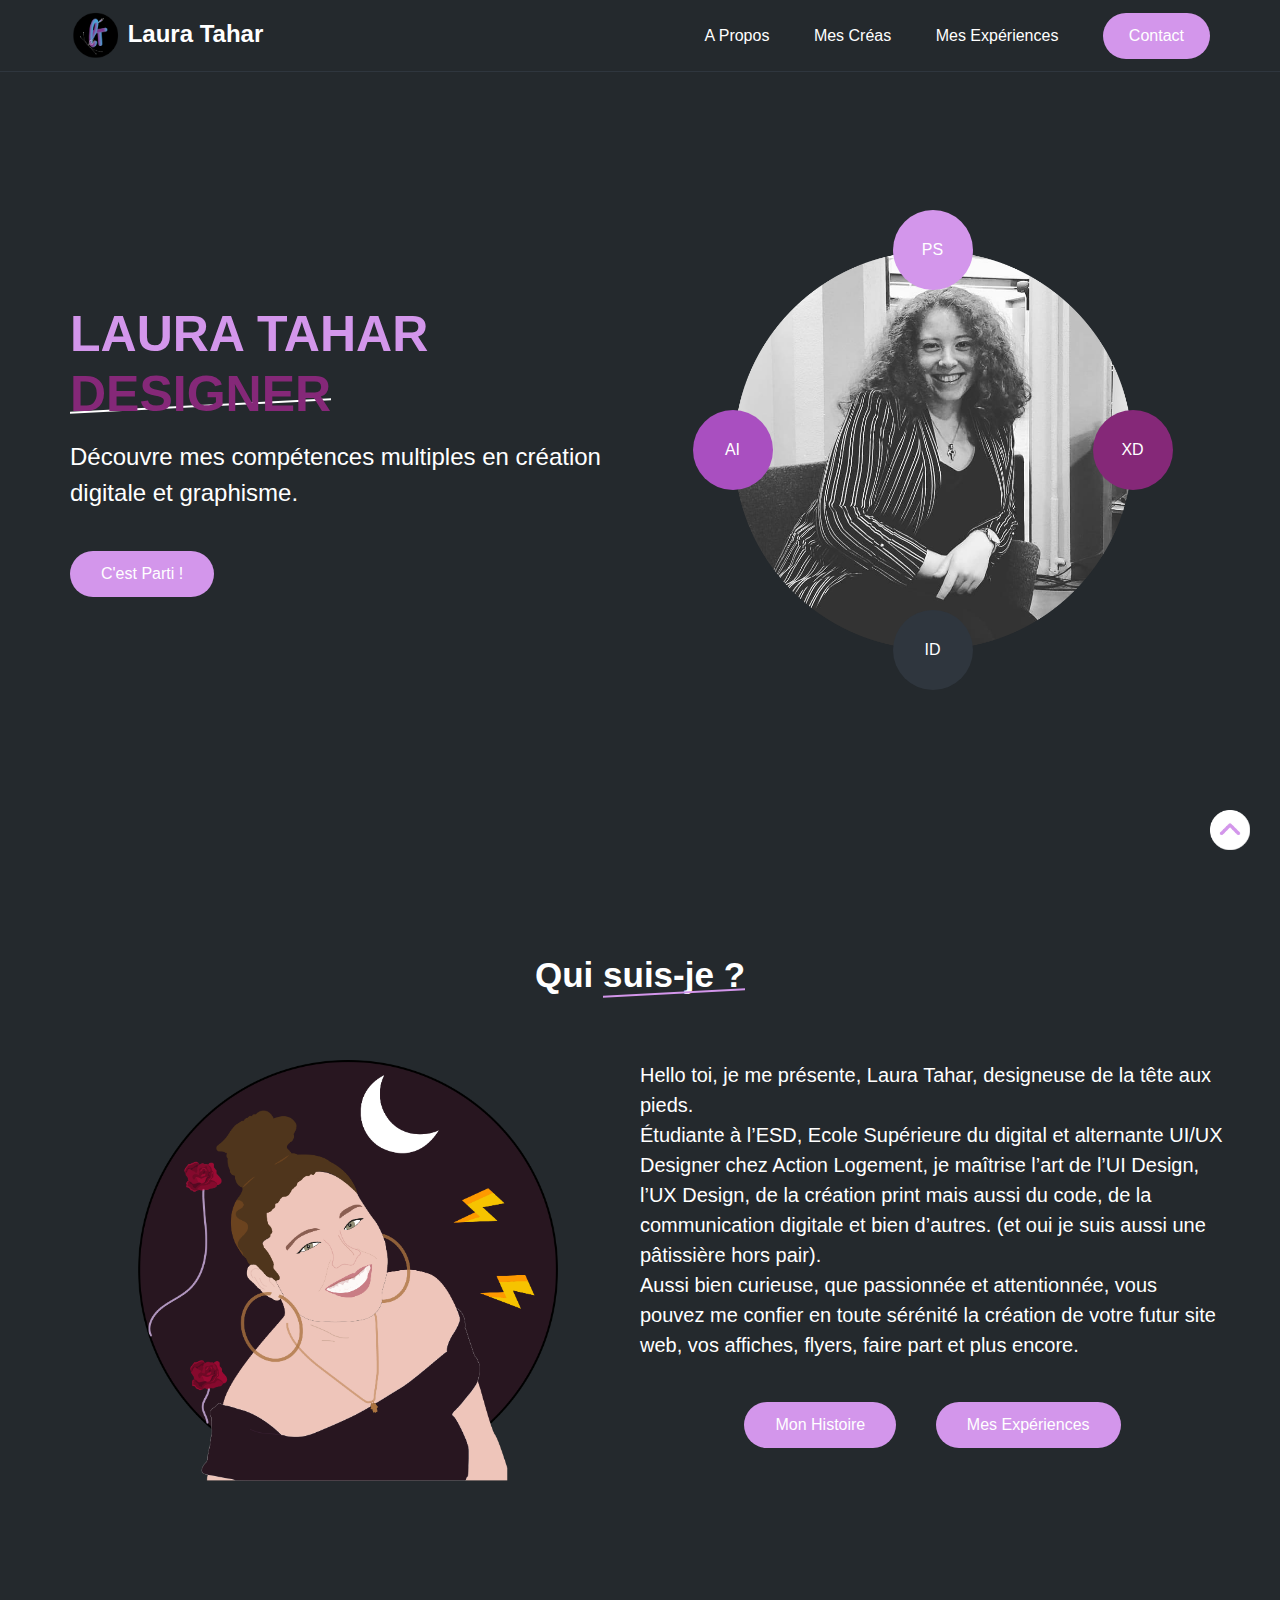
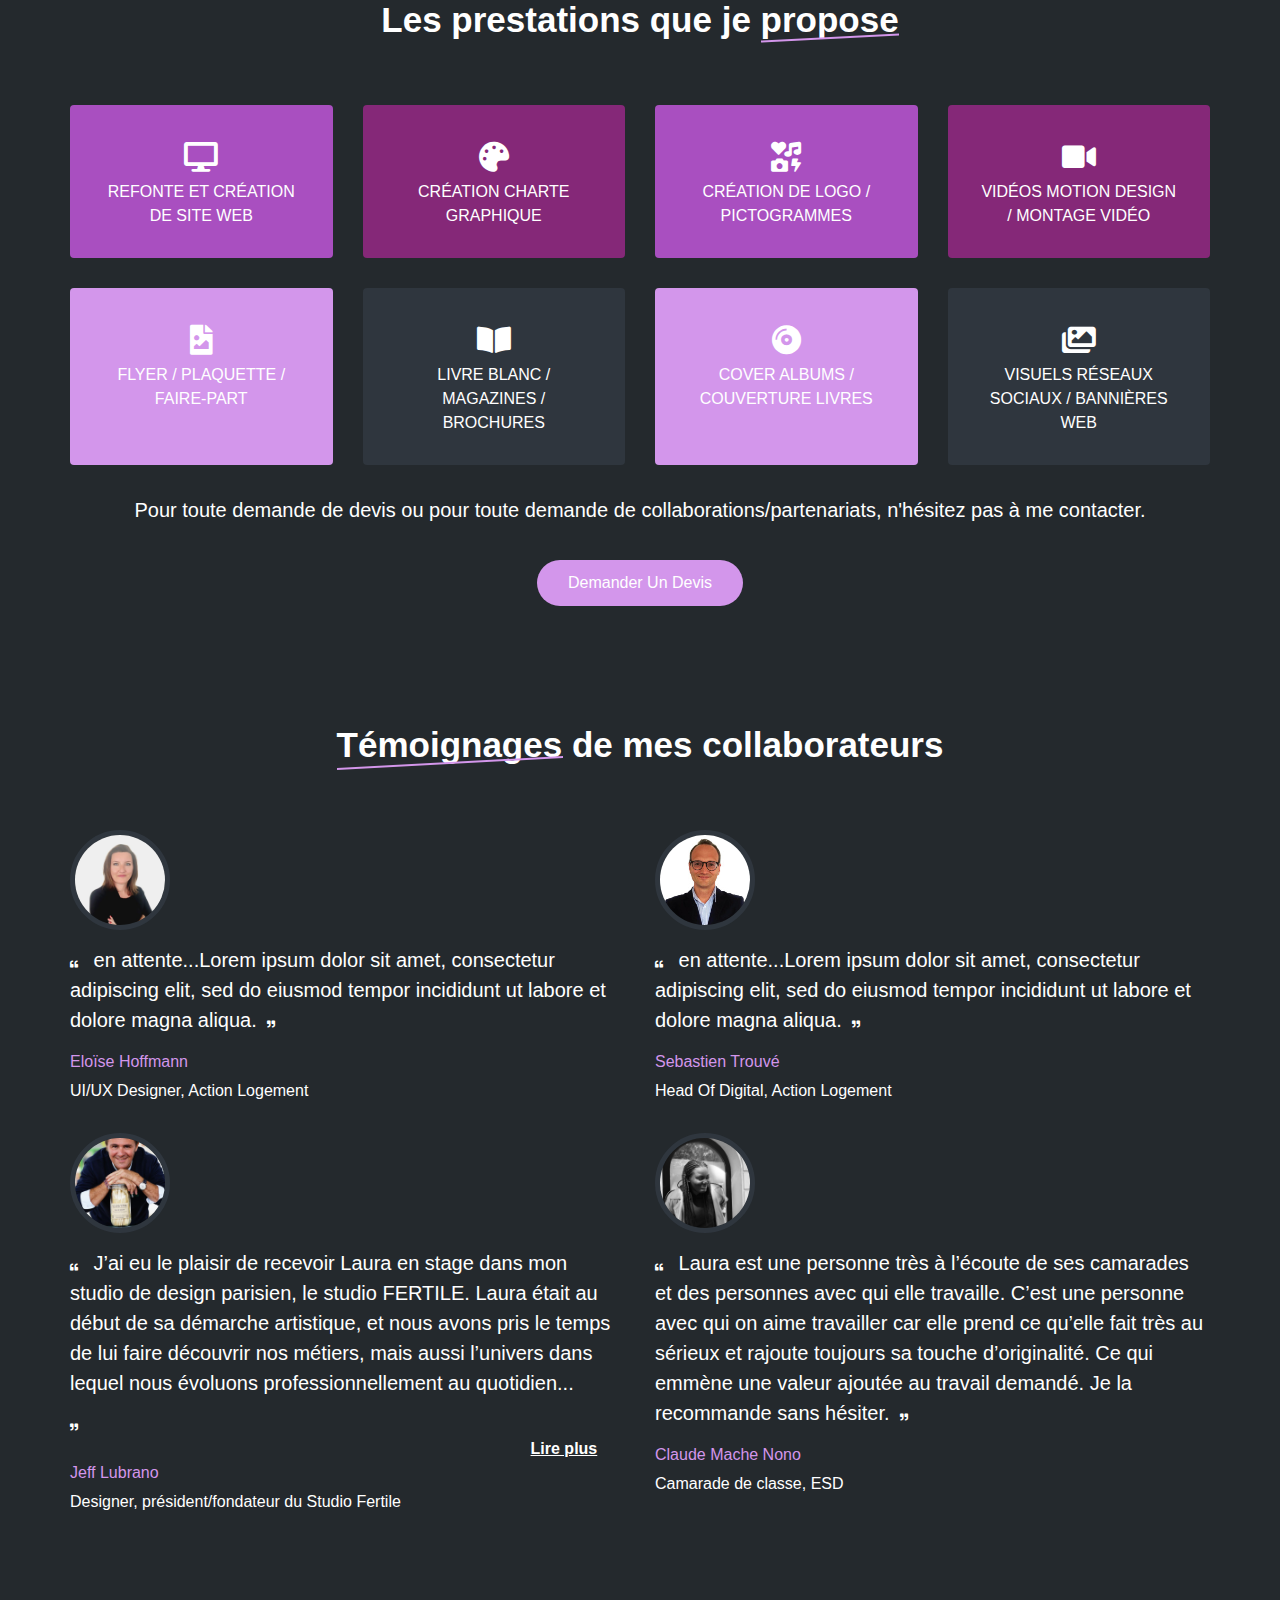
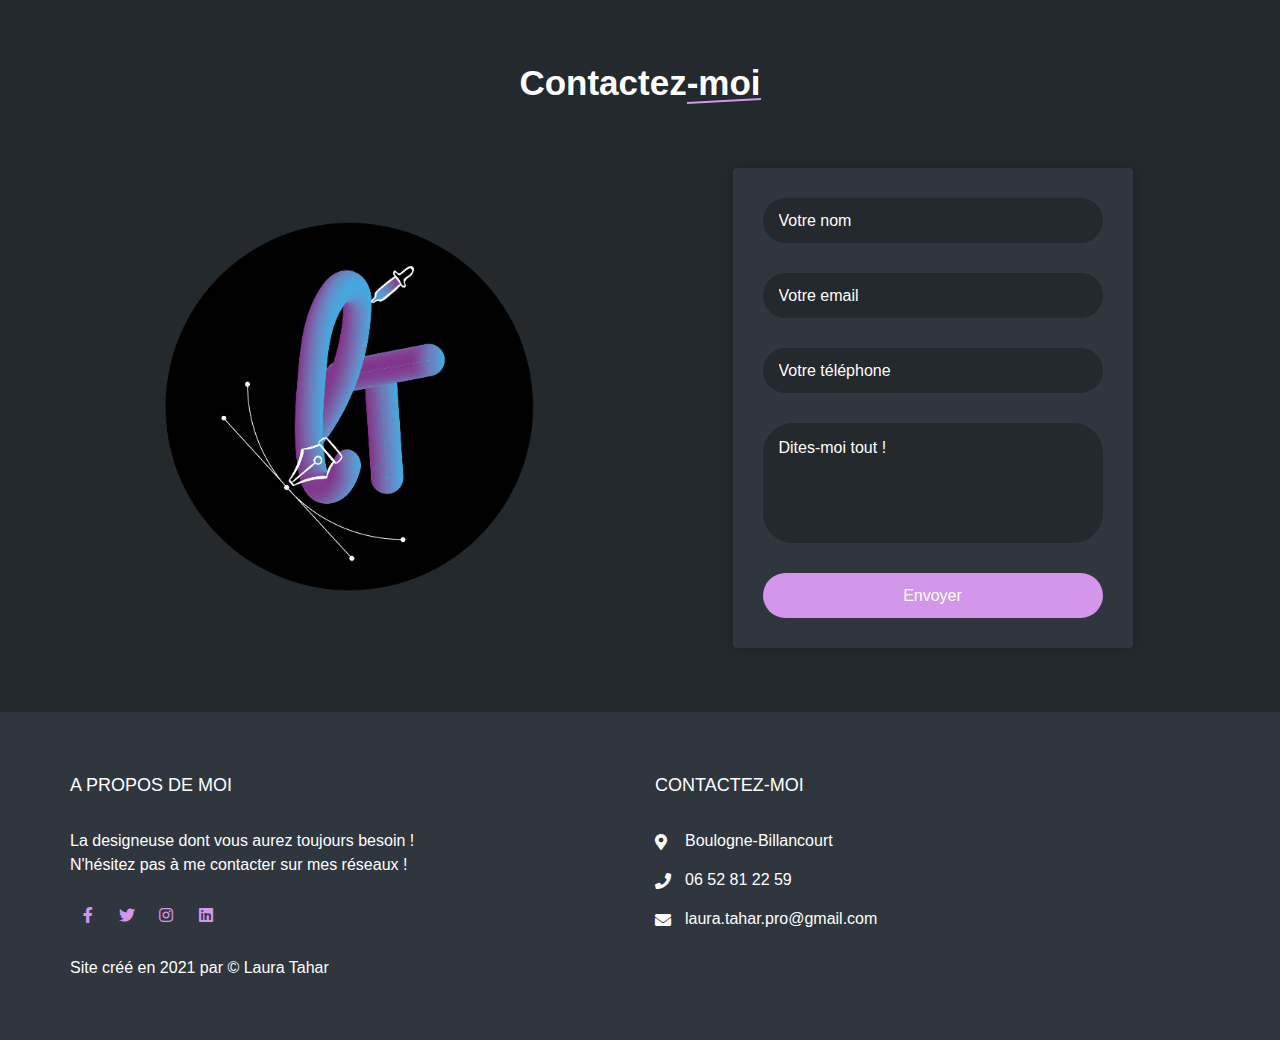
<file: index.html>
<!DOCTYPE html>
<html lang="en">
<head>
    <title>Laura Tahar</title>
    <meta charset="utf-8">
    <meta name="viewport" content="width=device-width, initial-scale=1">
    <link rel="stylesheet" href="css/font-awesome.min.css">
    <link rel="stylesheet" href="css/style.css">
    <link rel="shortcut icon" type="image/png" href="img/portfolio/logo_la.designeuse.png"/>
</head>
<body>

<!-- arrow top start -->
<div id="scroll_to_top">
    <a href="#top"><img src="img/top_blanc.png" alt="Retourner en haut" /></a>
</div>
<!-- arrow top end -->

<!-- header start -->
<header class="header">
    <div class="container">
        <div class="row justify-content-between align-items-center">
            
            <div class="logo">
                <a href="index.html"><img class="logoimg" src="img/portfolio/logo_la.designeuse.png"> laura tahar</a>
            </div>
            <input type="checkbox" id="nav-check">
            <label for="nav-check" class="nav-toggler">
                <span></span>
            </label>
            <nav class="nav">
                <ul>
                    <li><a href="a_propos.html">A propos</a></li>
                    <li><a href="mes_creas.html">Mes créas</a></li>
                    <li><a href="mes_experiences_actionlogement.html">Mes expériences</a></li>
                    <li class="btn btn-0"><a href="index.html#contact">contact</a></li>
                </ul>
            </nav>
        </div>
    </div>
</header>
<!-- header end -->



<!-- home section start -->
<section class="home-section" id="home">
    <div class="container">
        <div class="row h-100 align-items-center align-content-center">
            <div class="home-text">
                <h1>Laura Tahar <span>Designer</span></h1>
                <h2>Découvre mes compétences multiples en création digitale et graphisme.</h2>
                <a href="#services" class="btn btn-1">c'est parti !</a>
            </div>
            <div class="home-img">
                <div class="home-img-inner">
                    <div class="home-course">
                        <div class="home-course-item">ai</div>
                        <div class="home-course-item">xd</div>
                        <div class="home-course-item">ps</div>
                        <div class="home-course-item">id</div>
                    </div>
                    <img src="img/home-photo2 copie.png" alt="photo laura tahar">
                </div>
            </div>
        </div>
    </div>
</section>
<!-- home section end -->

<!-- about me section start -->
<section class="fun-facts-section sec-padding">
    <div class="container">
        <div class="row">
            <div class="section-title">
                <h2>Qui <span>suis-je ?</span></h2>
            </div>
        </div>
        <div class="row">
            <div class="description-about-me-img">
                <img src="img/portfolio/portrait_laura_tahar_1.png" alt="portrait vectorisé laura tahar">
            </div>
            <div class="description-about-me">
            <div class="row">
                <p>Hello toi, je me présente, Laura Tahar, designeuse de la tête aux pieds.<br>
                    Étudiante à l’ESD, Ecole Supérieure du digital et alternante UI/UX Designer chez Action Logement, je maîtrise l’art de l’UI Design, l’UX Design, de la création print mais aussi du code, de la communication digitale et bien d’autres. (et oui je suis aussi une pâtissière hors pair).
                    <br>
                    Aussi bien curieuse, que passionnée et attentionnée, vous pouvez me confier en toute sérénité la création de votre futur site web, vos affiches, flyers, faire part et plus encore.
                </p>
            </div>
            <br>   
            <div class="btn-3-center">
            <a href="a_propos.html" class="btn btn-3">mon histoire</a>
            <a href="mes_experiences_actionlogement.html" class="btn btn-3">mes expériences</a>
        </div>
        </div>
    </div>
</div>
</section>
<!-- about me section end -->

<!-- services section start -->
<section class="services-section sec-padding" id="services">
    <div class="container">
        <div class="row">
            <div class="section-title">
                <h2>Les prestations que je <span>propose</span></h2>
            </div>
        </div>
        <div class="row">
            <div class="services-items">
            <div class="row">
                <div class="service-item">
                <div class="icon_presta">
                    <i class="fas fa-desktop"></i>
                </div>
                    <p>refonte et création de site web</p>
                </div>
                <div class="service-item">
                    <div class="icon_presta">
                        <i class="fas fa-palette"></i>
                    </div>
                    <p>création charte graphique</p>
                </div>
                <div class="service-item">
                    <div class="icon_presta">
                        <i class="fas fa-file-image"></i>
                    </div>
                    <p>flyer / plaquette / faire-part</p>
                </div>
                <div class="service-item">
                    <div class="icon_presta">
                        <i class="fas fa-book-open"></i>
                    </div>
                    <p>livre blanc / magazines / brochures</p>
                </div>
            </div>
        </div>
        <div class="services-items">
            <div class="row">
                <div class="service-item">
                    <div class="icon_presta">
                        <i class="fas fa-icons"></i>
                    </div>
                    <p>création de logo / pictogrammes</p>
                </div>
                <div class="service-item">
                    <div class="icon_presta">
                        <i class="fas fa-video"></i>
                    </div>
                    <p>Vidéos motion design / montage vidéo</p>
                </div>
                <div class="service-item">
                    <div class="icon_presta">
                        <i class="fas fa-compact-disc"></i>
                    </div>
                    <p>cover albums / couverture livres</p>
                </div>
                <div class="service-item">
                    <div class="icon_presta">
                        <i class="fas fa-images"></i>
                    </div>
                    <p>visuels réseaux sociaux / bannières web</p>
                </div>
            </div>
        </div>
    </div>
        <div class="service-price">
            <p>Pour toute demande de devis ou pour toute demande de collaborations/partenariats, n'hésitez pas à me contacter.</p>
            <a href="#contact" class="btn btn-4">Demander un devis</a>
        </div>
        
</section>
<!-- services section end -->

<!-- reviews section start -->
<section class="reviews-section sec-padding" id="reviews">
    <div class="container">
        <div class="row">
            <div class="section-title">
                <h2><span>Témoignages</span> de mes collaborateurs</h2>
            </div>
        </div>
        <div class="row">
            <div class="review-item">
                <img src="img/reviews/eloise_hoffmann.jpg" alt="photo eloise hoffmann">
                <p><i class="fas fa-quote-left"></i> en attente...Lorem ipsum dolor sit amet, consectetur adipiscing elit, sed do eiusmod tempor incididunt ut labore et dolore magna aliqua.<i class="fas fa-quote-right"></i></p>
                <h3>eloïse hoffmann</h3>
                <span>UI/UX Designer, Action Logement</span>
            </div>
            <div class="review-item">
                <img src="img/reviews/sebastien_trouve.jpg" alt="photo sébastien trouvé">
                <p><i class="fas fa-quote-left"></i> en attente...Lorem ipsum dolor sit amet, consectetur adipiscing elit, sed do eiusmod tempor incididunt ut labore et dolore magna aliqua.<i class="fas fa-quote-right"></i></p>
                <h3>sebastien trouvé</h3>
                <span>Head Of Digital, Action Logement</span>
            </div>
            <div class="review-item">
                <img src="img/reviews/jeff_lubrano.jpg" alt="photo jeff lubrano">
                <div class="more">
                <p><i class="fas fa-quote-left"></i> J’ai eu le plaisir de recevoir Laura en stage dans mon studio de design parisien, le studio FERTILE.
                    Laura était au début de sa démarche artistique, et nous avons pris le temps de lui faire découvrir nos métiers, mais aussi l’univers dans lequel nous évoluons professionnellement au quotidien...</p><p class="hidetext">Elle a pu ainsi rencontrer tout notre écosystème du moment, nos partenaires, nos clients et nos fournisseurs, et découvrir ainsi les facettes des métiers du design, qu’il soit graphique, d’objet ou d’espace. Le stage a été ponctué de déplacements en extérieur, chez des fournisseurs ou dans des musées, afin de lui apprendre à exercer son oeil à découvrir les détails du monde qui font l’inspiration du designer.
                    Devant son aspiration à découvrir le métier de lunettier, j’ai organisé la visite privée du lunetier historique Meyrovitz, situé rue de Castiglione, en présence de son directeur général Jean-Manuel Finot. Celui-ci nous a emmené au sous-sol de la légendaire boutique pour découvrir le musée Meyrovitz, lequel présente les innovations de la marque, et notamment les lunettes de Claude Monet, les fameuses Goggles d’aviateur, ou encore les lunettes originales Pierre Cardin et Ted Lapidus… Nous avons pu tenir entre nos mains une plaque d’écaille de tortue (valeur 12 000 €) de laquelle sera façonnée une paire de lunettes, puis nous avons visité au premier étage l’atelier moderne de création. Belle expérience pour une stagiaire en design.
                        Laura est une personne charmante et agréable, avec laquelle il est très plaisant de collaborer.
                        Nous serons ravis, une fois son diplôme obtenu, de travailler avec elle de façon professionnelle.</p><i class="fas fa-quote-right"></i><a href="javascript:void(0);" onclick="readMore(this);" class="hidebutton"><span class="plus">Lire plus</span><span class="moins">Lire moins</span></a>
                        
                <h3>jeff lubrano</h3>
                <span>Designer, président/fondateur du Studio Fertile</span></div>
            </div>
            <div class="review-item">
                <img src="img/reviews/claude_mache_nono.jpeg" alt="photo claude mache nono">
                <p><i class="fas fa-quote-left"></i> Laura est une personne très à l’écoute de ses camarades et des personnes avec qui elle travaille. C’est une personne avec qui on aime travailler car elle prend ce qu’elle fait très au sérieux et rajoute toujours sa touche d’originalité. Ce qui emmène une valeur ajoutée au travail demandé. Je la recommande sans hésiter.<i class="fas fa-quote-right"></i></p>
                <h3>claude mache nono</h3>
                <span>Camarade de classe, ESD</span>
            </div>
        </div>
    </div>
</section>

<!-- reviews section end -->

<!-- contact section start -->
<section class="contact-section sec-padding" id="contact">
    <div class="container">
        <div class="row">
            <div class="section-title">
                <h2>Contactez<span>-moi</span></h2>
            </div>
        </div>
    <div class="row">
        <div class="contact-img">
            <img src="img/portfolio/logo_la.designeuse.png" alt="logo laura tahar">
        </div>
        <div class="contact-form">
            <form name="contact" method="POST" data-netlify="true">
                <p class="input-group">
                    <label><input type="text" name="name" placeholder="Votre nom" class="form-control"></label>
                </p>
                <p class="input-group">
                    <label><input type="email" name="email" placeholder="Votre email" class="form-control"></label>
                </p>
                <p class="input-group">
                    <label><input type="tel" name="phone" placeholder="Votre téléphone" class="form-control"></label>
                </p>
                <p class="input-group">
                    <label><textarea name="message" placeholder="Dites-moi tout !" class="form-control"></textarea></label>
                </p>
                <button type="submit" class="btn btn-1">envoyer</button>
            </form>

        </div>
    </div>
    </div>
</section>
<!-- contact section end -->

<!-- footer start -->
<div class="footer">
    <div class="container">
        <div class="row">
            <div class="footer-item footer-about">
                <h2>A propos de moi</h2>
                <p>La designeuse dont vous aurez toujours besoin !
                </p>
                <p>N'hésitez pas à me contacter sur mes réseaux !
                </p>
                <div class="social-links">
                    <a href="https://www.facebook.com/LTla.designeuse/?ref=py_c " target="_blank"><i class="fab fa-facebook-f"></i></a>
                    <a href="https://twitter.com/la_designeuse"><i class="fab fa-twitter" target="_blank"></i></a>
                    <a href="https://www.instagram.com/la.designeuse/" target="_blank"><i class="fab fa-instagram"></i></a>
                    <a href="https://www.linkedin.com/in/laura-tahar/?originalSubdomain=fr"target="_blank"><i class="fab fa-linkedin"></i></a>
                </div>
                <br><p>Site créé en 2021 par © Laura Tahar </p>
            </div>
            <div class="footer-item footer-contact">
                <h2>Contactez-moi</h2>
                <p><i class="fas fa-map-marker-alt"></i>Boulogne-Billancourt</p>
                <p><a class="link-email" href="tel:+33652812259"><i class="fas fa-phone"></i>06 52 81 22 59</a></p>
                <p><a class="link-email" href="mailto: laura.tahar.pro@gmail.com"><i class="fas fa-envelope"></i>laura.tahar.pro@gmail.com</a></p>
            </div>
        </div>
    </div>
</div>
<!-- footer end -->
<script src="script3.js"></script>
</body>
</html>
</file>
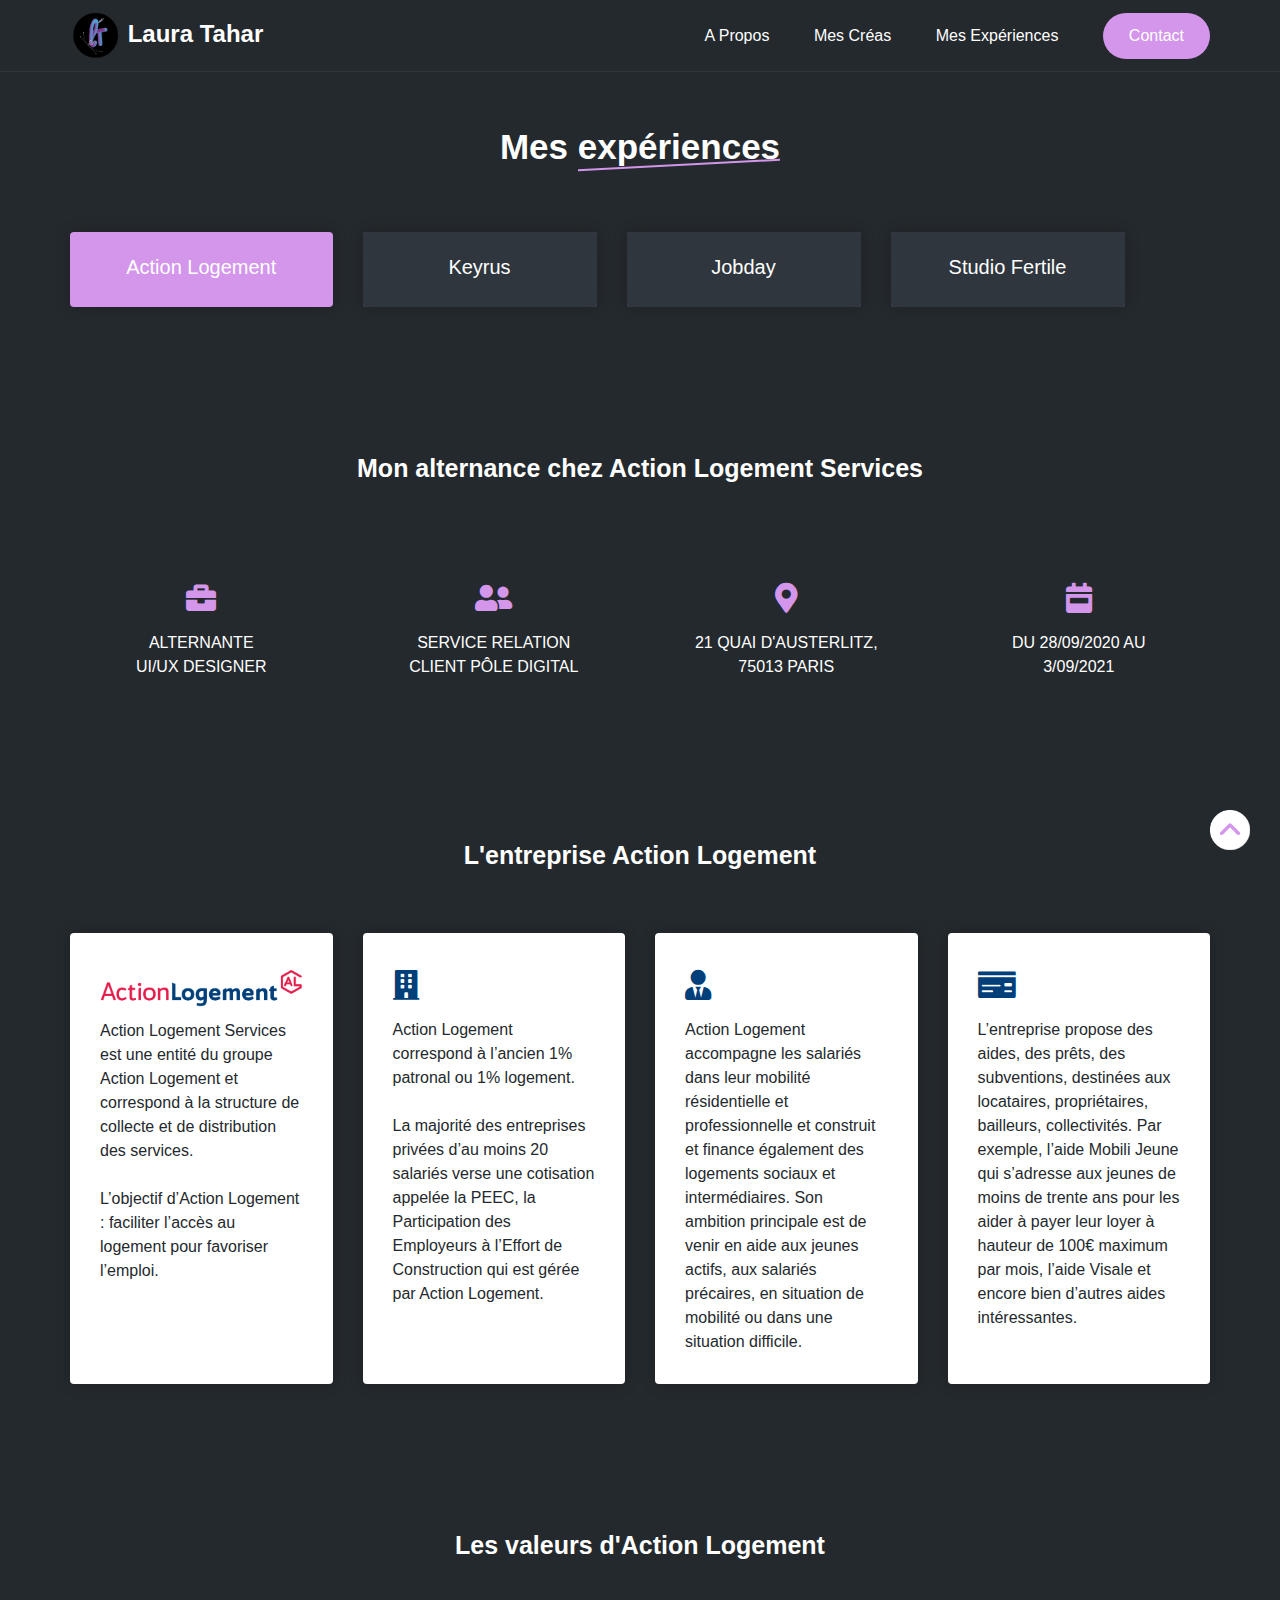
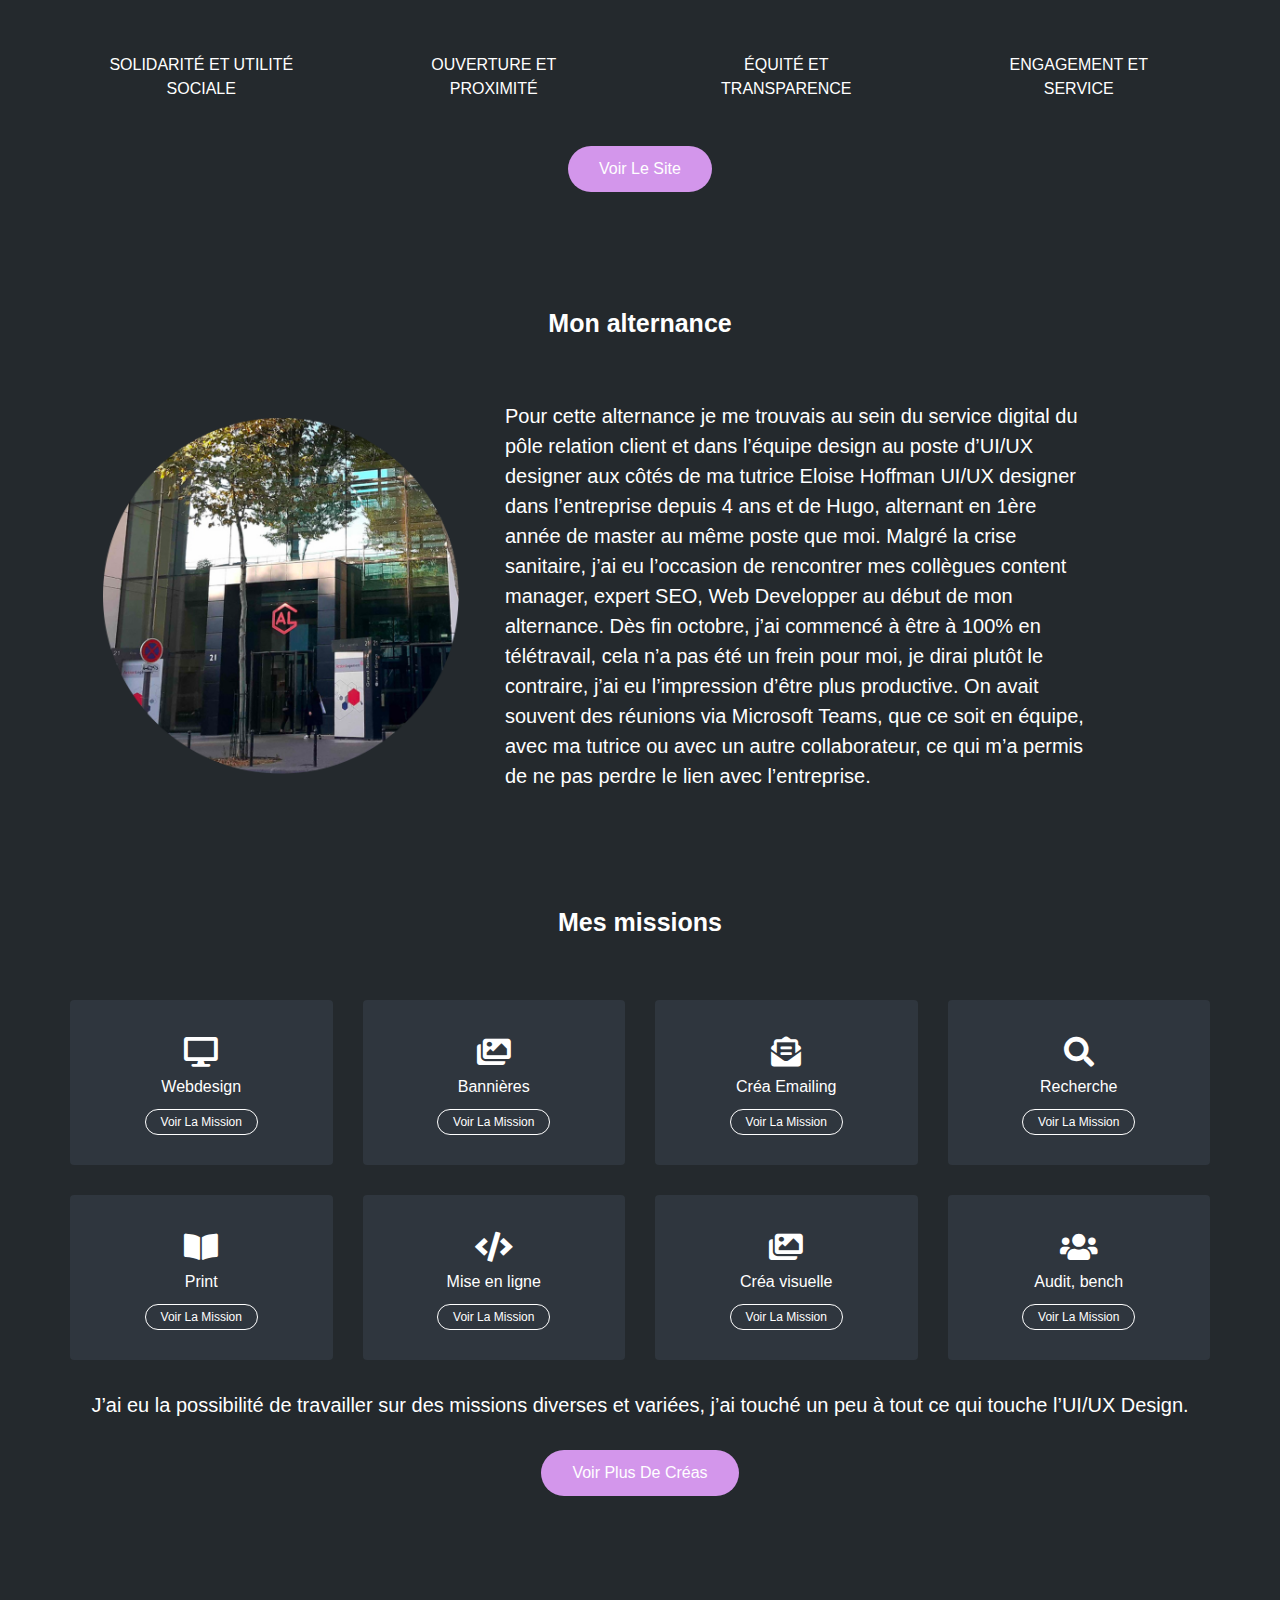
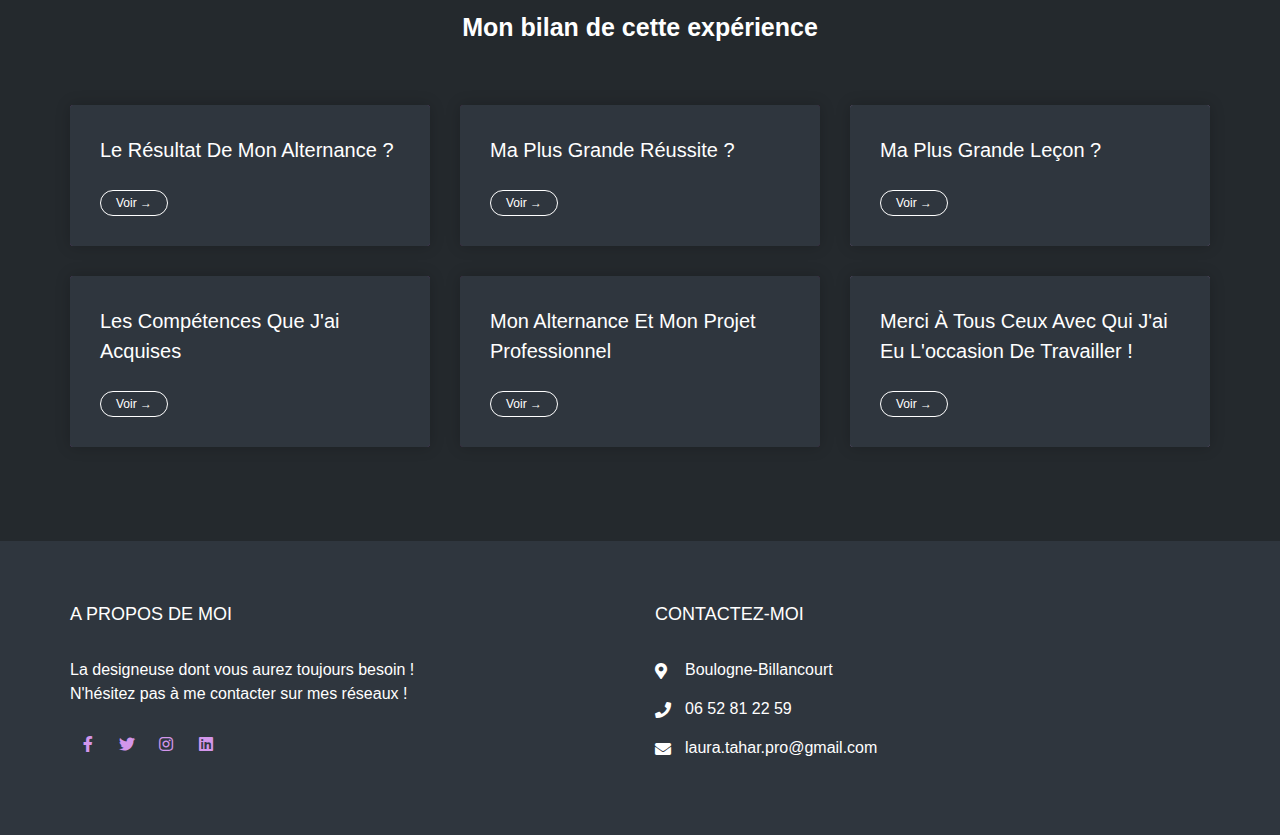
<file: mes_experiences_actionlogement.html>
<!DOCTYPE html>
<html lang="en">
<head>
    <title>Laura Tahar</title>
    <meta charset="utf-8">
    <meta name="viewport" content="width=device-width, initial-scale=1">
    <link rel="stylesheet" href="css/font-awesome.min.css">
    <link rel="stylesheet" href="css/style.css">
    <link rel="shortcut icon" type="image/png" href="img/portfolio/logo_la.designeuse.png"/>
</head>
<body>

<!-- arrow top start -->
<div id="scroll_to_top">
    <a href="#top"><img src="img/top_blanc.png" alt="Retourner en haut" /></a>
</div>
<!-- arrow top end -->

<!-- header start -->
<header class="header">
    <div class="container">
        <div class="row justify-content-between align-items-center">
            <div class="logo">
                <a href="index.html"><img class="logoimg" src="img/portfolio/logo_la.designeuse.png"> laura tahar</a>
            </div>
            <input type="checkbox" id="nav-check">
            <label for="nav-check" class="nav-toggler">
                <span></span>
            </label>
            <nav class="nav">
                <ul>
                    <li><a href="a_propos.html">A propos</a></li>
                    <li><a href="mes_creas.html">Mes créas</a></li>
                    <li><a href="mes_experiences_actionlogement.html">Mes expériences</a></li>
                    <li class="btn btn-0"><a href="index.html#contact">contact</a></li>
                </ul>
            </nav>
        </div>
    </div>
</header>
<!-- header end -->


<!-- why us section start -->
<section class="why-us-section sec-padding" id="why-us">
    <div class="container">
        <div class="row">
            <div class="section-title">
                <br>
                <br>
                <br>
                <h2>Mes <span>expériences</span></h2>
            </div>
        </div>
        <div class="row">
            <div class="tab-item-1">
                <h3>Action Logement</h3>
            </div>
            <div class="tab-item">
                <h3><a href="mes_experiences_keyrus.html">Keyrus</a></h3>
            </div>
            <div class="tab-item">
                <h3><a href="mes_experiences_jobday.html">Jobday</a></h3>
            </div>
            <div class="tab-item">
                <h3><a href="mes_experiences_studiofertile.html">Studio Fertile</a></h3>
            </div>
        </div>
    </div>
</section>
<!-- why us section end -->

<!-- facts section start -->
<section class="facts-section sec-padding">
    <div class="container">
        <div class="row">
            <div class="section-title">
                <h3><span>Mon alternance</span> chez Action Logement Services</h3>
            </div>
        </div>
        <div class="row">
            <div class="facts-items">
            <div class="row">
                <div class="fact-item">
                    <div class="icon">
                        <i class="fas fa-briefcase"></i>
                    </div>
                    <p>Alternante <br> UI/UX Designer</p>
                </div>
                <div class="fact-item">
                    <div class="icon">
                        <i class="fas fa-user-friends"></i>
                    </div>
                    <p>Service Relation Client Pôle Digital</p>
                </div>
        </div>
    </div>
    <div class="facts-items">
        <div class="row">
            <div class="fact-item">
                <div class="icon">
                    <i class="fas fa-map-marker-alt"></i>
                </div>
                <p>21 Quai d'Austerlitz, 75013 Paris</p>
            </div>
            <div class="fact-item">
                <div class="icon">
                    <i class="fas fa-calendar-week"></i>
                </div>
                <p>Du 28/09/2020 au 3/09/2021</p>
            </div>
        </div>
    </div>
</div>
        
</section>
<!-- facts section end -->

<!-- why us section start -->
<section class="enterprise-section sec-padding" id="why-us">
    <div class="container">
        <div class="row">
            <div class="section-title">
                <h3>L'entreprise <span>Action Logement</span></h3>
            </div>
        </div>
        <div class="row">
            <div class="enterprise-item">
                <div class="icon">
                    <img src="img/logo_action_logement.png">
                </div>
                <p>Action Logement Services est une entité du groupe Action Logement et correspond à la structure de collecte et de distribution des services.
                    <br>
                    <br>
                    L’objectif d’Action Logement : <b>faciliter l’accès au logement pour favoriser l’emploi.</b>
                    </p>
            </div>
            <div class="enterprise-item">
                <div class="icon">
                    <i class="fas fa-building"></i>
                </div>
                <p>Action Logement correspond à l’ancien 1% patronal ou 1% logement.<br><br>
                    La majorité des entreprises privées d’au moins 20 salariés verse une cotisation appelée la PEEC, la Participation des Employeurs à l’Effort de Construction qui est gérée par Action Logement.
                    </p>
            </div>
            <div class="enterprise-item">
                <div class="icon">
                    <i class="fas fa-user-tie"></i>
                </div>
                <p>Action Logement accompagne les salariés dans leur mobilité résidentielle et professionnelle et construit et finance également des logements sociaux et intermédiaires. Son ambition principale est de venir en aide aux jeunes actifs, aux salariés précaires, en situation de mobilité ou dans une situation difficile.</p>
            </div>
            <div class="enterprise-item">
                <div class="icon">
                    <i class="fas fa-money-check"></i>
                </div>
                <p>L’entreprise propose des aides, des prêts, des subventions, destinées aux locataires, propriétaires, bailleurs, collectivités. Par exemple, l’aide Mobili Jeune qui s’adresse aux jeunes de moins de trente ans pour les aider à payer leur loyer à hauteur de 100€ maximum par mois, l’aide Visale et encore bien d’autres aides intéressantes.</p>
            </div>
        </div>
    </div>
</section>
<!-- why us section end -->



<!-- values section start -->
<section class="values-section sec-padding">
    <div class="container">
        <div class="row">
            <div class="section-title">
                <h3>Les valeurs d'Action Logement</h3>
            </div></div>
        <div class="row">
            <div class="values-items">
            <div class="row">
                <div class="value-item">
                    <p>Solidarité et Utilité sociale</p>
                </div>
                <div class="value-item">
                    <p>Ouverture et proximité</p>
                </div>
        </div>
    </div>
    <div class="values-items">
        <div class="row">
            <div class="value-item">
                <p>équité et transparence</p>
            </div>
            <div class="value-item">
                <p>engagement et service</p>
            </div>
        </div>
    </div>
    <a target="_blank" href="https://www.actionlogement.fr/" class="btn btn-5">Voir le site</a>
</div></div>
        
</section>
<!-- values section end -->


<!-- about me section start -->
<section class="fun-facts-section2 sec-padding">
    <div class="container">
        <div class="row">
            <div class="section-title">
                <h3>Mon alternance</h3>
            </div>
        </div>
        <div class="row">
            <div class="description-about-me-imgg">
                <img src="img/portfolio/action_logement_services.png" alt="image action logement">
            </div>
            <div class="description-about-me">
            <div class="row">
                <p>Pour cette alternance je me trouvais au sein du service digital du pôle relation client et dans l’équipe design au poste d’UI/UX designer aux côtés de ma tutrice Eloise Hoffman UI/UX designer dans l’entreprise depuis 4 ans et de Hugo, alternant en 1ère année de master au même poste que moi.
                    Malgré la crise sanitaire, j’ai eu l’occasion de rencontrer mes collègues content manager, expert SEO, Web Developper au début de mon alternance. Dès fin octobre, j’ai commencé à être à 100% en télétravail, cela n’a pas été un frein pour moi, je dirai plutôt le contraire, j’ai eu l’impression d’être plus productive. On avait souvent des réunions via Microsoft Teams, que ce soit en équipe, avec ma tutrice ou avec un autre collaborateur, ce qui m’a permis de ne pas perdre le lien avec l’entreprise.
                    </p>
            </div>  
        </div>
    </div>
</div>
</section>
<!-- about me section end -->


<!-- mission section start slider
<section class="missions-section sec-padding">
    <div class="row">
        <div class="section-title">
            <br>
            <br>
            <h3>Mes missions</h3>
        </div>
        <p class="mission">J’ai eu la possibilité de travailler sur des missions diverses et variées, j’ai touché un peu à tout ce qui touche l’UI/UX Design</p>
    </div>

<div class="slider">

    <input type="radio" name="slider" title="slide1" checked="checked" class="slider__nav"/>
    <input type="radio" name="slider" title="slide2" class="slider__nav"/>
    <input type="radio" name="slider" title="slide3" class="slider__nav"/>
    <input type="radio" name="slider" title="slide4" class="slider__nav"/>
    <input type="radio" name="slider" title="slide5"  class="slider__nav"/>
    <input type="radio" name="slider" title="slide6" class="slider__nav"/>
    <input type="radio" name="slider" title="slide7" class="slider__nav"/>
    <input type="radio" name="slider" title="slide8" class="slider__nav"/>
    <br>

    <div class="slider__inner">
      <div class="slider__contents">
          
        <div class="row">
            
            <div class="description-about-me2-img">
                <img src="img/home-photo2 copie.png" alt="fun">
            </div>

            <div class="description-about-me">
            <div class="row">
                <h3>Participation à la refonte de pages des sites d’ALS</h3>
                <p>(Site interne Marelationclient, Action Logement Services...)
                    <br>Une autre de mes missions était la refonte ou création d’interface de pages web. On me donnait un brief plus ou moins détaillé et la plupart du temps je réalisais plusieurs propositions (parfois nous étions plusieurs à faire des propositions). Soit je réalisais ce qu’on appelle des zonings, soit des wireframes, soit des maquettes directement; Pour cela, j’utilisais le logiciel Adobe XD. Après avoir élaboré les maquettes et prototypes, j’envoyais les liens de tests utilisateur aux personnes à l’origine de la demande. Par la suite il y a tout un échange de retours, modifications et validations.
                </p>
                <br><br>
            </div>  
        </div>
    </div>
      </div>
      <div class="slider__contents">
        <div class="row">
            <div class="description-about-me2-img">
                <img src="img/home-photo2 copie.png" alt="fun">
            </div>
            <div class="description-about-me">
            <div class="row">
                <h3>Créations de bannières gif</h3>
                <p>Des bannières aux formats différents, gif et/ou png, créées sur Photoshop, des bannières gif dit comme ça, ça a l’air d’une base en design mais c’est quelque chose que j’ai appris à faire lors de cette alternance et maintenant, évidemment je trouve ça simple comme bonjour. Je devais créer des bannières pour afficher les services d’Action Logement et de ses filiales sur des sites affiliés ou via du google display.
                    </p>
                <br><br><br><br><br><br><br>
            </div>  
        </div>
    </div>
      </div>
      <div class="slider__contents">
        <div class="row">
            <div class="description-about-me2-img">
                <img src="img/home-photo2 copie.png" alt="fun">
            </div>
            <div class="description-about-me">
            <div class="row">
                <h3>Print : Création de plaquettes</h3>
                <p>Vers la mi-année, on m’a mis sur des missions en print pour des services avec qui je n’avais pas encore eu l’occasion de travailler. J’ai travaillé sur des fiches pdf, sur de la création de plaquettes institutionnelles à direction des directions régionales, des bailleurs, ou ….,etc... J’ai été contente de voir que mon travail était apprécié et complimenté par les “clients” d'autres services, parfois des directeurs. C’est appréciable de travailler sur des documents qui ne vont pas simplement rester dans un coin mais être présentés à des personnes importantes dans l’entreprise. Pour la création de ces documents, j’utilisais principalement Adobe Indesign et/ou illustrator pour les illustrations/icônes.
                </p>
            </div>  
        </div>
    </div>
      </div>
      <div class="slider__contents">
        <div class="row">
            <div class="description-about-me2-img">
                <img src="img/home-photo2 copie.png" alt="fun">
            </div>
            <div class="description-about-me">
            <div class="row">
                <h3>Mise en ligne d’actualités sur Drupal (HTML)</h3>
                <p>J’avais parfois comme mission de mettre en ligne des actualités sur le site Action Logement Services via le CMS Drupal. J’avais une fiche qui contenait tous les textes à insérer et une image et ensuite je n’avais plus qu’à intégrer tout ça en faisant bien attention à la mise en page et y insérant toujours un call to action en html à la fin.</p>
                <br>
                <br>
                <br>
                <br><br><br><br><br>
                <br>
            </div>  
        </div>
    </div>
      </div>
      <div class="slider__contents">
        <div class="row">
            <div class="description-about-me2-img">
                <img src="img/home-photo2 copie.png" alt="fun">
            </div>
            <div class="description-about-me2">
            <div class="row">
                <h3>Création de maquettes d’emailings (newsletter entreprise…)</h3>
                <p>J’ai eu quelques sujets d'emailing à refondre ou à créer. Cela allait aussi bien des newsletters destinées aux entreprises, des email de notifications pour les différents sites filiales d’Action Logement, des email externe… Pour ces mailings je crée les maquettes depuis Adobe XD en suivant des formats spécifiques et en gardant une cohérence par rapport à l’existant tout en apportant ma touche personnelle. C’est un “exercice” intéressant, en créant des maquettes destinés à de l'emailing, on se rend encore plus compte qu’il y a des règles sur le web à ne pas négliger, la taille des typos, les typographies utilisées, les formats d’images, les couleurs, la dimension même du mail et bien d’autres critères auxquels on doit réfléchir avant de se lancer. Pour certains e-mailings avant de commencer, je devais me renseigner sur la faisabilité de la chose pour savoir si mettre un texte sur une image était possible ou non par exemple. Étape très importante également, j’essaye toujours de regarder ce qu’il se fait dans les tendances, les bonnes pratiques UX/UI de l’emailing avant d’attaquer mes maquettes. Ensuite, la maquette est transmise pour intégration.</p>
            </div>  
        </div>
    </div>
      </div>
      <div class="slider__contents">
        <div class="row">
            <div class="description-about-me2-img">
                <img src="img/home-photo2 copie.png" alt="fun">
            </div>
            <div class="description-about-me">
            <div class="row">
                <h3>Recherche de visuels, pictos</h3>
                <p>De la recherche d’images ou d’illustrations sur Adobe Stock toujours en respectant la charte graphique d’Action Logement Services bien sûr. Création de bibliothèques par thème de travail, par exemple “Mobili jeune”, “Aide Visale”, “Aide jeunes”, etc… Création de documents prêts à l’emploi, récupération des pictos vectorisés sur la bibliothèque, préparation des pictos, bonne taille, bonne graisse, déclinaisons de plusieurs couleurs, et le tout en respectant une grille. Exportation des pictos prêts pour le web, avec des id spécifiques etc. Souvent ce n’est pas simplement de la recherche d’images mais il y a tout un travail derrière.</p>
                <br><br>
            </div>  
        </div>
    </div>
      </div>
      <div class="slider__contents">
        <div class="row">
            <div class="description-about-me2-img">
                <img src="img/home-photo2 copie.png" alt="fun">
            </div>
            <div class="description-about-me">
            <div class="row">
                <h3>Création de visuels/images pour le site (bandeaux, sliders, pages produit, actualités…), les newsletters, etc...</h3>
                <p>Mise au format d’images, adaptation des images et parfois retouche quand il y a besoin. Création d'illustrations si besoin sur la base de la charte graphique actuelle.</p>
                <br><br><br><br><br><br><br><br><br><br><br><br>
            </div>  
        </div>
    </div>
      </div>
      <div class="slider__contents">
        <div class="row">
            <div class="description-about-me2-img">
                <img src="img/home-photo2 copie.png" alt="fun">
            </div>
            <div class="description-about-me">
            <div class="row">
                <h3>Audit UX/UI, benchmark, création de personas</h3>
                <p>Travail de recherche et d’analyse dans le détail pour certains sites d’Action Logement (Action Logement Services et ….). Souvent, je faisais de la Recherche de concurrents, ce qu’ils font de bien dont on peut s’inspirer, les bonnes pratiques du web, de l’emailing, des plaquettes etc…  Pour certains sites, notamment celui d’Action Logement Services, j’ai pu m’occuper de la réalisation d’audits UI et UX afin de détecter les points forts du site, de son expérience et de son aspect visuel ainsi que ses axes d'amélioration. Pour la refonte du site ALS, j’ai du créer des personas, des users stories, des users stories mapping.</p>
                <br><br>
            </div>  
        </div>
    </div>
      </div>
    </div> </div> 
</section>
mission section end slider -->

<!--mission section start pop-up -->
<section class="missions-pop-up-section sec-padding" id="missions">
    <div class="container">
        <div class="row">
            <div class="section-title">
                <h3>Mes missions</h3>
            </div>
            
        </div>
        <div class="row">
            <div class="missions-items">
            <div class="row">
                <div class="mission-item">
                    <div class="icon_presta">
                        <i class="fas fa-desktop"></i>
                    </div>
                    <p>Webdesign</p>
                    <button class="btn_modal" id="myBtn">Voir la mission</button>
                </div>
                <div class="mission-item">
                    <div class="icon_presta">
                        <i class="fas fa-images"></i>
                    </div>
                    <p>Bannières</p>
                    <button class="btn_modal" id="myBtn2">Voir la mission</button>
                </div>
                <div class="mission-item">
                    <div class="icon_presta">
                        <i class="fas fa-book-open"></i>
                    </div>
                    <p>Print</p>
                    <button class="btn_modal" id="myBtn3">Voir la mission</button>
                </div>
                <div class="mission-item">
                    <div class="icon_presta">
                        <i class="fas fa-code"></i>
                    </div>
                    <p>Mise en ligne</p>
                    <button class="btn_modal" id="myBtn4">Voir la mission</button>
                </div>
            </div>
        </div>
        <div class="missions-items">
            <div class="row">
                <div class="mission-item">
                    <div class="icon_presta">
                        <i class="fas fa-envelope-open-text"></i>
                    </div>
                    <p>Créa Emailing</p>
                    <button class="btn_modal" id="myBtn5">Voir la mission</button>
                </div>
                <div class="mission-item">
                    <div class="icon_presta">
                        <i class="fas fa-search"></i>
                    </div>
                    <p>Recherche</p>
                    <button class="btn_modal" id="myBtn6">Voir la mission</button>
                </div>
                <div class="mission-item">
                    <div class="icon_presta">
                        <i class="fas fa-images"></i>
                    </div>
                    <p>Créa visuelle</p>
                    <button class="btn_modal" id="myBtn7">Voir la mission</button>
                </div>
                <div class="mission-item">
                    <div class="icon_presta">
                        <i class="fas fa-users"></i>
                    </div>
                    <p>Audit, bench</p>
                    <button class="btn_modal" id="myBtn8">Voir la mission</button>
                </div>
            </div>
        </div>
    </div>

    <div class="service-price">
        <p>J’ai eu la possibilité de travailler sur des missions diverses et variées, j’ai touché un peu à tout ce qui touche l’UI/UX Design.</p>
        <br>
        <a href="mes_creas.html" class="btn btn-6">Voir plus de créas</a>
    </div>
    
</section>



<!--mission section end pop-up -->


<!-- results section pop-up start -->
<section class="experience-review-section sec-padding" id="why-us">
    <div class="container">
        <div class="row">
            <div class="section-title">
                <h3>Mon bilan de cette expérience</h3>
                
            </div>
        </div>
        
        <div class="row">
            <div class="experience-review-item">
                <h3>Le résultat de mon alternance ?</h3>
                <button class="btn_modal" id="myBtn9">Voir →</button>
            </div>
            <div class="experience-review-item">
                <h3>Ma plus grande réussite ?</h3>
                <button class="btn_modal" id="myBtn10">Voir →</button>
            </div>
            <div class="experience-review-item">

                <h3>Ma plus grande leçon ?</h3>
                <button class="btn_modal" id="myBtn11">Voir →</button>
            </div>
        </div>
    </div>
    <div class="container">
        <div class="row">
            <div class="experience-review-item">
                <h3>Les compétences que j'ai acquises</h3>
                <button class="btn_modal" id="myBtn12">Voir →</button>
            </div>
            <div class="experience-review-item">
                <h3>Mon alternance et mon projet professionnel</h3>
                <button class="btn_modal" id="myBtn13">Voir →</button>
            </div>
            <div class="experience-review-item">

                <h3>Merci à tous ceux avec qui j'ai eu l'occasion de travailler !</h3>
                <button class="btn_modal" id="myBtn14">Voir →</button>
            </div>
        </div>
    </div>
</section>



<!-- Modal 1-->
<div id="myModal" class="modal">
    <div class="modal-content">
      <span class="close">&times;</span>
      <div class="row">
          <div class="description-about-me2-img">
              <img src="img/mes_creas/proposition_non_utilisee_refonte_site_actionlogement_desktop_mockup.png" alt="refonte site">
          </div>
          <div class="description-about-me">
          <div class="row">
              <h3>Participation à la refonte et à la création de pages des sites d’ALS</h3>
              <p>(Site interne Marelationclient, Action Logement Services...)
                Une autre de mes missions était la refonte ou création d’interface de pages web. On me donnait un brief plus ou moins détaillé et la plupart du temps je réalisais plusieurs propositions (parfois nous étions plusieurs à faire des propositions). Soit je réalisais ce qu’on appelle des zonings, soit des wireframes, soit des maquettes directement. Pour cela, j’utilisais le logiciel Adobe XD. Après avoir élaboré les maquettes et prototypes, j’envoyais les liens de tests utilisateur aux personnes à l’origine de la demande. Par la suite il y a tout un échange de retours, modifications et validations.</p>
          </div>  
      </div>
  </div>
    </div>
  </div>

  <!-- Modal 2-->
  <div id="myModal2" class="modal">
    <div class="modal-content">
      <span class="close2">&times;</span>
      <div class="row">
          <div class="description-about-me2-img">
            <span><video controls width="80%">
                <source src="img/mes_creas/videos/banniere_gif_actionlogement.mp4" type="video/mp4"></video></span>
          </div>
          <div class="description-about-me">
          <div class="row">
            <h3>Créations de bannières gif</h3>
            <p>Des bannières aux formats différents, gif et/ou png, créées sur Photoshop, des bannières gif dit comme ça, ça a l’air d’une base en design mais c’est quelque chose que j’ai appris à faire lors de cette alternance et maintenant, évidemment je trouve ça simple comme bonjour. Je devais créer des bannières pour afficher les services d’Action Logement et de ses filiales sur des sites affiliés ou via du google display.
                </p>
          </div>  
      </div>
  </div>
    </div>
  </div>

  <!-- Modal 3-->
  <div id="myModal3" class="modal">
    <div class="modal-content">
      <span class="close3">&times;</span>
      <div class="row">
          <div class="description-about-me2-img">
              <img src="img/mes_creas/print_actionlogement_1.png" alt="print">
          </div>
          <div class="description-about-me">
          <div class="row">
            <h3>Print : Création de plaquettes</h3>
            <p>Vers la mi-année, on m’a confié des missions en print pour des services avec qui je n’avais pas encore eu l’occasion de travailler. J’ai travaillé sur des fiches pdf, sur de la création de plaquettes institutionnelles à direction des directions régionales, des bailleurs, des collectivitésd territoriales,etc... J’ai été contente de voir que mon travail était apprécié et complimenté par les “clients” internes d'autres services ainsi que par des directeurs. C’est appréciable de travailler sur des documents qui ne vont pas simplement rester dans un coin mais être présentés à des personnes importantes dans l’entreprise. Pour la création de ces documents, j’utilisais principalement Adobe Indesign et/ou illustrator pour les illustrations/icônes.
            </p>
          </div>  
      </div>
  </div>
    </div>
  </div>

  <!-- Modal 4-->
  <div id="myModal4" class="modal">
    <div class="modal-content">
      <span class="close4">&times;</span>
      <div class="row">
          <div class="description-about-me2-img">
              <img src="img/mes_creas/mise_en_ligne_drupal.png" alt="mise en ligne">
          </div>
          <div class="description-about-me">
          <div class="row">
            <h3>Mise en ligne d’actualités sur Drupal (HTML)</h3>
                <p>J’avais parfois comme mission de mettre en ligne des actualités sur le site Action Logement Services via le CMS Drupal. J’avais une fiche qui contenait tous les textes à insérer et une image et ensuite je n’avais plus qu’à intégrer tout ça en faisant bien attention à la mise en page et y insérant toujours un call to action en html à la fin.</p>
          </div>  
      </div>
  </div>
    </div>
  </div>

  <!-- Modal 5-->
  <div id="myModal5" class="modal">
    <div class="modal-content">
      <span class="close5">&times;</span>
      <div class="row">
          <div class="description-about-me2-img">
              <img src="img/mes_creas/proposition_maquette_emailing_interne_desktop1.png" alt="maquettes emailing">
          </div>
          <div class="description-about-me">
          <div class="row">
            <h3>Création de maquettes d’emailings (newsletter entreprise…)</h3>
            <p>J’ai eu quelques sujets d'emailing à refondre ou à créer. Cela allait aussi bien des newsletters destinées aux entreprises, des email de notifications pour les différents sites filiales d’Action Logement, des email externes… Pour ces mailings je créais les maquettes depuis Adobe XD en suivant des formats spécifiques et en gardant une cohérence par rapport à l’existant tout en apportant ma touche personnelle. C'était un “exercice” intéressant, en créant des maquettes destinées à de l'emailing, on prend davantage conscience qu’il y a des règles sur le web à ne pas négliger, la taille des typos, les typographies utilisées, les formats d’images, les couleurs, la dimension même du mail et bien d’autres critères auxquels on doit réfléchir avant de se lancer. Pour certains e-mailings avant de commencer, je devais me renseigner sur la faisabilité de sa mise en place pour savoir, par exemple, si mettre un texte sur une image était possible ou non. Étape très importante également, j’essaye toujours de regarder ce qu’il se fait dans les tendances, les bonnes pratiques UX/UI de l’emailing avant d’attaquer mes maquettes. Ensuite, la maquette est transmise pour intégration.</p>
        
          </div>  
      </div>
  </div>
    </div>
  </div>

  <!-- Modal 6-->
  <div id="myModal6" class="modal">
    <div class="modal-content">
      <span class="close6">&times;</span>
      <div class="row">
          <div class="description-about-me2-img">
              <img src="img/mes_creas/pictos_bleu_framboise_actionlogement.png" alt="pictogrammes">
          </div>
          <div class="description-about-me">
          <div class="row">
            <h3>Recherche de visuels, pictos</h3>
            <p>Recherche d’images ou d’illustrations sur Adobe Stock toujours en respectant la charte graphique d’Action Logement Services bien sûr. Création de bibliothèques par thème de travail, par exemple “Mobili jeune”, “Aide Visale”, “Aide jeunes”, etc… Création de documents prêts à l’emploi, récupération des pictos vectorisés sur la bibliothèque, préparation des pictos, bonne taille, bonne graisse, déclinaisons de plusieurs couleurs, et le tout en respectant une grille. Exportation des pictos prêts pour le web, avec des id spécifiques etc. Souvent ce n’est pas simplement de la recherche d’images mais il y a tout un travail derrière.</p>
            
          </div>  
      </div>
  </div>
    </div>
  </div>

  <!-- Modal 7-->
  <div id="myModal7" class="modal">
    <div class="modal-content">
      <span class="close7">&times;</span>
      <div class="row">
          <div class="description-about-me2-img">
              <img src="img/mes_creas/creas_visuelles.png" alt="creations visuelles">
          </div>
          <div class="description-about-me">
          <div class="row">
            <h3>Création de visuels/images pour le site (bandeaux, sliders, pages produit, actualités…), les newsletters, etc...</h3>
            <p>Mise au format d’images, adaptation des images et parfois retouche si nécessaire. Création d'illustrations si besoin sur la base de la charte graphique actuelle.</p>
          </div>  
      </div>
  </div>
    </div>
  </div>

  <!-- Modal 8-->
  <div id="myModal8" class="modal">
    <div class="modal-content">
      <span class="close8">&times;</span>
      <div class="row">
          <div class="description-about-me2-img">
              <img src="img/mes_creas/audit_ux_ui_actionlogement.png" alt="audit">
          </div>
          <div class="description-about-me">
          <div class="row">
            <h3>Audit UX/UI, benchmark, création de personas</h3>
            <p>Travail de recherche et d’analyse dans le détail pour certains sites d’Action Logement (Action Logement Services et ….). Souvent, je faisais de la recherche de concurrents, pour m'inspirer de ce qu’ils font de bien, les bonnes pratiques du web, de l’emailing, des plaquettes etc…  Pour certains sites, notamment celui d’Action Logement Services, j’ai pu m’occuper de la réalisation d’audits UI et UX afin de détecter les points forts du site, de son expérience et de son aspect visuel ainsi que ses axes d'amélioration. Pour la refonte du site ALS, j’ai du créer des personas, des users stories, des users stories mapping.</p>
          </div>  
      </div>
  </div>
    </div>
  </div>


<!-- Modal 9-->
<div id="myModal9" class="modal">
    <div class="modal-content">
      <span class="close9">&times;</span>

              <h3>Le résultat de mon alternance ?</h3>
              <p>Pour moi, ce fût une très bonne année, j’ai envie de dire que je suis tombée entre de bonnes mains. J’ai eu la chance d’avoir une tutrice et une équipe présente, à l’écoute et qui m’a fait confiance. J’ai ainsi pu faire mes preuves et montrer de quoi j’étais capable. J’ai pu montrer une évolution dans mon travail tout au long de l’année, j’ai développé une certaine autonomie. Mon manager, Sébastien Trouvé et ma tutrice Eloise Hoffman m’ont fait des retours à mi parcours qui étaient vraiment positifs, par rapport à la qualité de mon travail, ma polyvalence, mon autonomie, mon intégration au sein de l’équipe, ma maturité, ce qui m’a vraiment rendue fière pour cette année d’alternance.</p> 
    </div>
  </div>

  <!-- Modal 10-->
  <div id="myModal10" class="modal">
    <div class="modal-content">
      <span class="close10">&times;</span>

            <h3>Ma plus grande réussite ?</h3>
            <p>Je ne dirais pas qu’il y a un projet que j’ai plus réussi qu'un autre mais étant donné que j’avais parlé de mes quelques connaissances en design print à Eloïse lors de mon entretien, vers le milieu d’année, j’ai eu l’occasion de commencer à travailler sur des sujets print sur lesquels on m’a laissé une certaine liberté par rapport aux briefs et avec des compliments sur le résultat final, ce qui fait toujours plaisir.</p>
  </div>
  </div>

  <!-- Modal 11-->
  <div id="myModal11" class="modal">
    <div class="modal-content">
      <span class="close11">&times;</span>
            <h3>Ma plus grande leçon ?</h3>
            <p>Je le pensais déjà, mais cela m’a confirmé que c’est réellement en faisant des erreurs que l’on apprend. Il m’est arrivé parfois, même si ce n’était que des détails, de faire des erreurs mais je finissais par m’en rendre compte par moi même ou suite à un retour de ma tutrice et en revenant sur un visuel par la suite ça me paraissait flagrant. Comme quoi, plus on se trompe (bon il faut pas abuser quand même), meilleur on devient !</p>
          </div>  
  </div>

  <!-- Modal 12-->
  <div id="myModal12" class="modal">
    <div class="modal-content">
      <span class="close12">&times;</span>
            <h3>Les compétences que j'ai acquises</h3>
                <p>J’ai appris à prendre mon temps, à prendre des pauses, revenir sur mon travail, vérifier chaque détail quitte à prendre un peu plus de temps et à ne pas me précipiter sur mon travail juste pour dire “je travaille vite”. Cela m’a permis de rendre des travaux de bien meilleure qualité. Cette expérience m'a également permis de renforcer mes compétences dans les divers logiciels de création.</p>
          </div>  
  </div>

  <!-- Modal 13-->
  <div id="myModal13" class="modal">
    <div class="modal-content">
      <span class="close13">&times;</span>
            <h3>Mon alternance et mon projet professionnel</h3>
            <p>Cette expérience au sein d’Action Logement m’a permis de découvrir un peu plus le travail en entreprise, d’en comprendre ses avantages et ses inconvénients. J’ai pu réfléchir plus en détail à ce que je souhaitais faire à la suite de mon master.</p>
        
          </div>  
  </div>

  <!-- Modal 14-->
  <div id="myModal14" class="modal">
    <div class="modal-content">
      <span class="close14">&times;</span>
            <h3>Merci à tous ceux avec qui j'ai eu l'occasion de travailler !</h3>
            <p>Je souhaite remercier Eloise Hoffman tout d’abord de m’avoir contactée sur Linkedin pour ce poste d’alternant en UI/UX design et de m’avoir choisie pour intégrer son équipe. Je la remercie d' avoir été une très bonne tutrice pour moi. Elle m’a accompagnée tout au long de cette année, elle a su me mettre à l’aise, elle n’a pas eu peur de me faire confiance et de me donner des projets de plus en plus importants. Je la remercie également avec Sébastien Trouvé de ne pas avoir hésité à me le dire quand je devais m’améliorer sur un point et au contraire lorsqu’ils étaient contents de ce que j’avais rendu. Je remercie également l’équipe du pôle digital qui m’a permis de m’intégrer assez facilement malgré ma timidité, et qui se sont rendus disponibles à chaque fois que j’en avais besoin mais également pour l’ambiance de travail au sein de l’équipe qui est fort agréable. J’ai été agréablement surprise pendant toute cette année d’avoir eu affaire à des personnes bienveillantes comme Eloise et Sébastien notamment. Alors merci à tous et à l’année prochaine ! Et oui, c'est reparti pour 2 ans chez Action Logement !</p>
            
          </div>  
  </div>
<!-- results section pop-up end -->









<!-- results section start 
<section class="results-section sec-padding">
    <div class="row">
        <div class="section-title">
            <h3>Mon bilan de cette expérience</h3>
        </div>
    </div>

<div class="slider">

    <input type="radio" name="slider" title="slide1" checked="checked" class="slider__nav2"/>
    <input type="radio" name="slider" title="slide2" class="slider__nav2"/>
    <input type="radio" name="slider" title="slide3" class="slider__nav2"/>
    <input type="radio" name="slider" title="slide4" class="slider__nav2"/>
    <input type="radio" name="slider" title="slide5"  class="slider__nav2"/>
    <input type="radio" name="slider" title="slide6" class="slider__nav2"/>
    <div class="slider__inner2">
      <div class="slider__contents2">
          
        <div class="row">

            <div class="description-about-me3">
            <div class="row">
                <h3>Le résultat de mon alternance ?</h3>
                <p>Pour moi, ce fût une très bonne année, j’ai envie de dire que je suis tombée entre de bonnes mains. J’ai eu la chance d’avoir une tutrice et une équipe présente, à l’écoute et qui m’a fait confiance. J’ai ainsi pu faire mes preuves et montrer de quoi j’étais capable. J’ai pu montrer une évolution dans mon travail tout au long de l’année, j’ai développé une certaine autonomie. Mon manager, Sébastien Trouvé et ma tutrice Eloise Hoffman m’ont fait des retours à mi parcours qui étaient vraiment positifs, par rapport à la qualité de mon travail, ma polyvalence à mon autonomie, à mon intégration au sein de l’équipe, à ma maturité, ce qui m’a vraiment rendue fière pour cette année d’alternance.</p>

            </div>  
        </div>
    </div>
      </div>
      <div class="slider__contents2">
        <div class="row">
            <div class="description-about-me3">
            <div class="row">
                <h3>Ma plus grande réussite ?</h3>
                <p>Je ne dirais pas qu’il y a un projet que j’ai plus réussi qu'un autre mais étant donné que j’avais parlé de mes quelques connaissances en design print à Eloïse lors de mon entretien, vers le milieu d’année, j’ai eu l’occasion de commencer à travailler sur des sujets print sur lesquels on m’a laissé une certaine liberté par rapport aux briefs et avec des compliments sur le résultat final, ce qui fait toujours plaisir.
                </p>
            </div>  
        </div>
    </div>
      </div>
      <div class="slider__contents2">
        <div class="row">
            <div class="description-about-me3">
            <div class="row">
                <h3>Ma plus grande leçon ?</h3>
                <p>Je le pensais déjà, mais cela m’a confirmé que c’est réellement en faisant des erreurs que l’on apprend. Il m’est arrivé parfois, même si ce n’était que des détails, de faire des erreurs mais je finissais par m’en rendre compte par moi même ou que ma tutrice m’en fasse part et en revenant sur un visuel par la suite ça me paraissait flagrant. Comme quoi, plus on se trompe (bon il faut pas abuser quand même), meilleur on devient !</p>
                
            </div>  
        </div>
    </div>
      </div>
      <div class="slider__contents2">
        <div class="row">
            <div class="description-about-me3">
            <div class="row">
                <h3>Les compétences que j'ai acquises</h3>
                <p>J’ai appris à prendre mon temps, à prendre des pauses, revenir sur mon travail, vérifier chaque détail quitte à prendre un peu plus de temps et à ne pas me précipiter sur mon travail juste pour dire “je travaille vite”. Cela m’a permis de rendre des travaux de bien meilleure qualité.</p>
               
            </div>  
        </div>
    </div>
      </div>
      <div class="slider__contents2">
        <div class="row">
            <div class="description-about-me3">
            <div class="row">
                <h3>Mon alternance et mon projet professionnel</h3>
                <p>Cette expérience au sein d’Action Logement m’a permis de découvrir un peu plus le travail en entreprise, d’en comprendre ses avantages et ses inconvénients. J’ai pu réfléchir plus en détail à ce que je souhaitais faire à la suite de mon master. </p>
                
            </div>  
        </div>
    </div>
      </div>
      <div class="slider__contents2">
        <div class="row">
            <div class="description-about-me3-thanks">
            <div class="row">
                <h3>Merci à tous ceux avec qui j'ai eu l'occasion de travailler !</h3>
                <p class="thanks">Pour cette expérience, je souhaite remercier Eloise Hoffman tout d’abord de m’avoir contacté sur Linkedin pour ce poste d’alternant en UI/UX design et de m’avoir choisie pour intégrer son équipe. Je la remercie d' avoir été une très bonne tutrice pour moi. Elle m’a accompagné tout au long de cette année, elle a su me mettre à l’aise, elle n’a pas eu peur de me faire confiance et de me donner des projets de plus en plus importants. Je la remercie également avec Sébastien Trouvé de ne pas avoir hésité à me le dire quand je devais m’améliorer sur un point et au contraire lorsqu’ils étaient contents de ce que j’avais rendu. Je remercie également l’équipe du pôle digital qui m’a permis de m’intégrer assez facilement malgré ma timidité, et qui se sont rendus disponibles à chaque fois que j’en avais besoin mais également pour l’ambiance de travail au sein de l’équipe qui est fort agréable.
                    J’ai été agréablement surprise pendant toute cette année d’avoir eu affaire à des personnes bienveillantes comme Eloise et Sébastien notamment.
                    Alors merci à tous et à l’année prochaine ! Et oui, c'est reparti pour 2 ans chez Action Logement !
                    </p>
            </div>  
        </div>
    </div>
      </div>
     
    </div>
  </div>
</section>
results section end -->

<!-- mission section start 
    <section class="carousel-section sec-padding">
        <ul class="carousel-items">
            <li class="carousel-item">
                <div class="card">
                    <h2 class="card-title">Créations de bannières gif</h2>
                    <img src="https://placeimg.com/572/322/animals" />
                    <div class="card-content">
                        <p>Des bannières aux formats différents, gif et/ou png, créées sur Photoshop, des bannières gif dit comme ça, ça a l’air d’une base en design mais c’est quelque chose que j’ai appris à faire lors de cette alternance et maintenant, évidemment je trouve ça simple comme bonjour. Je devais créer des bannières pour afficher les services d’Action Logement et de ses filiales sur des sites affiliés ou via du google display.</p>
                        <a href="#" class="button">Read more</a>
                    </div>
                </div>
            </li>
            <li class="carousel-item">
                <div class="card">
                    <h2 class="card-title">Création de plaquettes</h2>
                    <img src="https://placeimg.com/572/322/animals" />
                    <div class="card-content">
                        <p>Vers la mi-année, on m’a mis sur des missions en print pour des services avec qui je n’avais pas encore eu l’occasion de travailler. J’ai travaillé sur des fiches pdf, sur de la création de plaquettes institutionnelles à direction des directions régionales, des bailleurs, ou ….,etc... J’ai été contente de voir que mon travail était apprécié et complimenté par les “clients” d'autres services, parfois des directeurs. C’est appréciable de travailler sur des documents qui ne vont pas simplement rester dans un coin mais être présentés à des personnes importantes dans l’entreprise. Pour la création de ces documents, j’utilisais principalement Adobe Indesign et/ou illustrator pour les illustrations/icônes.
                        </p>
                        <a href="#" class="button">Read more</a>
                    </div>
                </div>
            </li>
            <li class="carousel-item">
                <div class="card">
                    <h2 class="card-title">Yet another awesome article</h2>
                    <img src="https://placeimg.com/572/322/animals" />
                    <div class="card-content">
                        <p>Mewl for food at 4am chase mice. Scratch leg; meow for can opener to feed me purr when being pet nya nya nyan catasstrophe, fooled again thinking the dog likes me cough hairball on conveniently placed pants.</p>
                        <a href="#" class="button">Read more</a>
                    </div>
                </div>
            </li>
            <li class="carousel-item">
                <div class="card">
                    <h2 class="card-title">Wow! Another awesome article</h2>
                    <img src="https://placeimg.com/572/322/animals" />
                    <div class="card-content">
                        <p>Mewl for food at 4am chase mice. Scratch leg; meow for can opener to feed me purr when being pet nya nya nyan catasstrophe, fooled again thinking the dog likes me cough hairball on conveniently placed pants.</p>
                        <a href="#" class="button">Read more</a>
                    </div>
                </div>
            </li>
            <li class="carousel-item">
                <div class="card">
                    <h2 class="card-title">That's some awesome article</h2>
                    <img src="https://placeimg.com/572/322/animals" />
                    <div class="card-content">
                        <p>Mewl for food at 4am chase mice. Scratch leg; meow for can opener to feed me purr when being pet nya nya nyan catasstrophe, fooled again thinking the dog likes me cough hairball on conveniently placed pants.</p>
                        <a href="#" class="button">Read more</a>
                    </div>
                </div>
            </li>
            <li class="carousel-item">
                <div class="card">
                    <h2 class="card-title">Just a lot or articles !</h2>
                    <img src="https://placeimg.com/572/322/animals" />
                    <div class="card-content">
                        <p>Mewl for food at 4am chase mice. Scratch leg; meow for can opener to feed me purr when being pet nya nya nyan catasstrophe, fooled again thinking the dog likes me cough hairball on conveniently placed pants.</p>
                        <a href="#" class="button">Read more</a>
                    </div>
                </div>
            </li>
            <li class="carousel-item">
                <div class="card">
                    <h2 class="card-title">One more, one more !</h2>
                    <img src="https://placeimg.com/572/322/animals" />
                    <div class="card-content">
                        <p>Mewl for food at 4am chase mice. Scratch leg; meow for can opener to feed me purr when being pet nya nya nyan catasstrophe, fooled again thinking the dog likes me cough hairball on conveniently placed pants.</p>
                        <a href="#" class="button">Read more</a>
                    </div>
                </div>
            </li>
            <li class="carousel-item">
                <div class="card">
                    <h2 class="card-title">Again !</h2>
                    <img src="https://placeimg.com/572/322/animals" />
                    <div class="card-content">
                        <p>Mewl for food at 4am chase mice. Scratch leg; meow for can opener to feed me purr when being pet nya nya nyan catasstrophe, fooled again thinking the dog likes me cough hairball on conveniently placed pants.</p>
                        <a href="#" class="button">Read more</a>
                    </div>
                </div>
            </li>
            <li class="carousel-item">
                <div class="card">
                    <h2 class="card-title">One last</h2>
                    <img src="https://placeimg.com/572/322/animals" />
                    <div class="card-content">
                        <p>Mewl for food at 4am chase mice. Scratch leg; meow for can opener to feed me purr when being pet nya nya nyan catasstrophe, fooled again thinking the dog likes me cough hairball on conveniently placed pants.</p>
                        <a href="#" class="button">Read more</a>
                    </div>
                </div>
            </li>
        </ul>
    </section>
mission section end -->

<!-- tab section test start  
<section class="experiences-section sec-padding" id="contact">
<div class="tabs">
    <div class="tab-header">
      <div class="active">Action Logement</div>
      <div>Keyrus</div>
      <div>Jobday</div>
      <div>Studio Fertile</div>
    </div>
    <div class="tab-indicator"></div>
    <div class="tab-body">
      <div class="active">
        <div>
            <div class="container">
                <div class="row">
                    <div class="section-title">
                        <h2>Qui <span>suis-je ?</span></h2>
                    </div>
                </div>
                <div class="row">
                    <div class="description-about-me-img">
                        <img src="img/fun-facts-img.png" alt="fun">
                    </div>
                    <div class="description-about-me">
                    <div class="row">
                        <p>Hello toi, je me présente, Laura Tahar, designeuse de la tête aux pieds.
                            Étudiante à l’ESD, Ecole Supérieure du digital et alternante UI/UX Designer chez Action Logement, je maîtrise l’art de l’UI Design, l’UX Design, de la création print mais aussi du code, de la communication digitale et bien d’autres. (et oui je suis aussi une pâtissière hors pair).
                            Aussi bien curieuse, que passionnée et attentionnée, vous pouvez me confier en toute sérénité la création de votre futur site web, vos affiches, flyers, faire part et plus encore.
                        </p>
                    </div>
                    <br>   
                    <div class="btn-3-center">
                    <a href="#courses" class="btn btn-3">mon histoire</a>
                    <a href="#courses" class="btn btn-3">mes expériences</a>
                </div>
                </div>
            </div>
        </div>
    </div>
    </div>   
      <div>
        <h2>This is about section</h2>
        <p>Lorem ipsum dolor sit amet consectetur adipisicing elit. Modi minus exercitationem vero, id autem fugit assumenda a molestiae numquam at, quisquam cumque. Labore eligendi perspiciatis quia incidunt quaerat ut ducimus?</p>
      </div>
      <div>
        <h2>This is services section</h2>
        <p>Lorem ipsum dolor sit amet consectetur adipisicing elit. Modi minus exercitationem vero, id autem fugit assumenda a molestiae numquam at, quisquam cumque. Labore eligendi perspiciatis quia incidunt quaerat ut ducimus?</p>
      </div>
      <div>
        <h2>This is contact section</h2>
        <p>Lorem ipsum dolor sit amet consectetur adipisicing elit. Modi minus exercitationem vero, id autem fugit assumenda a molestiae numquam at, quisquam cumque. Labore eligendi perspiciatis quia incidunt quaerat ut ducimus?</p>
      </div>
    </div>
  </div>
</section> 

<script>
let tabHeader = document.getElementsByClassName("tab-header")[0];
let tabIndicator = document.getElementsByClassName("tab-indicator")[0];
let tabBody = document.getElementsByClassName("tab-body")[0];
 
let tabsPane = tabHeader.getElementsByTagName("div");
 
for(let i=0;i<tabsPane.length;i++){
  tabsPane[i].addEventListener("click",function(){
    tabHeader.getElementsByClassName("active")[0].classList.remove("active");
    tabsPane[i].classList.add("active");
    tabBody.getElementsByClassName("active")[0].classList.remove("active");
    tabBody.getElementsByTagName("div")[i].classList.add("active");
    
    tabIndicator.style.left = `calc(calc(100% / 4) * ${i})`;
  });
}
</script> tab section test end  -->


<!-- footer start -->
<div class="footer">
    <div class="container">
        <div class="row">
            <div class="footer-item footer-about">
                <h2>A propos de moi</h2>
                <p>La designeuse dont vous aurez toujours besoin !
                </p>
                <p>N'hésitez pas à me contacter sur mes réseaux !
                </p>
                <div class="social-links">
                    <a href="https://www.facebook.com/LTla.designeuse/?ref=py_c " target="_blank"><i class="fab fa-facebook-f"></i></a>
                    <a href="https://twitter.com/la_designeuse"><i class="fab fa-twitter" target="_blank"></i></a>
                    <a href="https://www.instagram.com/la.designeuse/" target="_blank"><i class="fab fa-instagram"></i></a>
                    <a href="https://www.linkedin.com/in/laura-tahar/?originalSubdomain=fr"target="_blank"><i class="fab fa-linkedin"></i></a>
                </div>
            </div>
            <div class="footer-item footer-contact">
                <h2>Contactez-moi</h2>
                <p><i class="fas fa-map-marker-alt"></i>Boulogne-Billancourt</p>
                <p><i class="fas fa-phone"></i>06 52 81 22 59</p>
                <p><i class="fas fa-envelope"></i>laura.tahar.pro@gmail.com</p>
            </div>
        </div>
    </div>
</div>
<!-- footer end -->
<script src="script2.js"></script>
<script src="script3.js"></script>
</body>
</html>
</file>
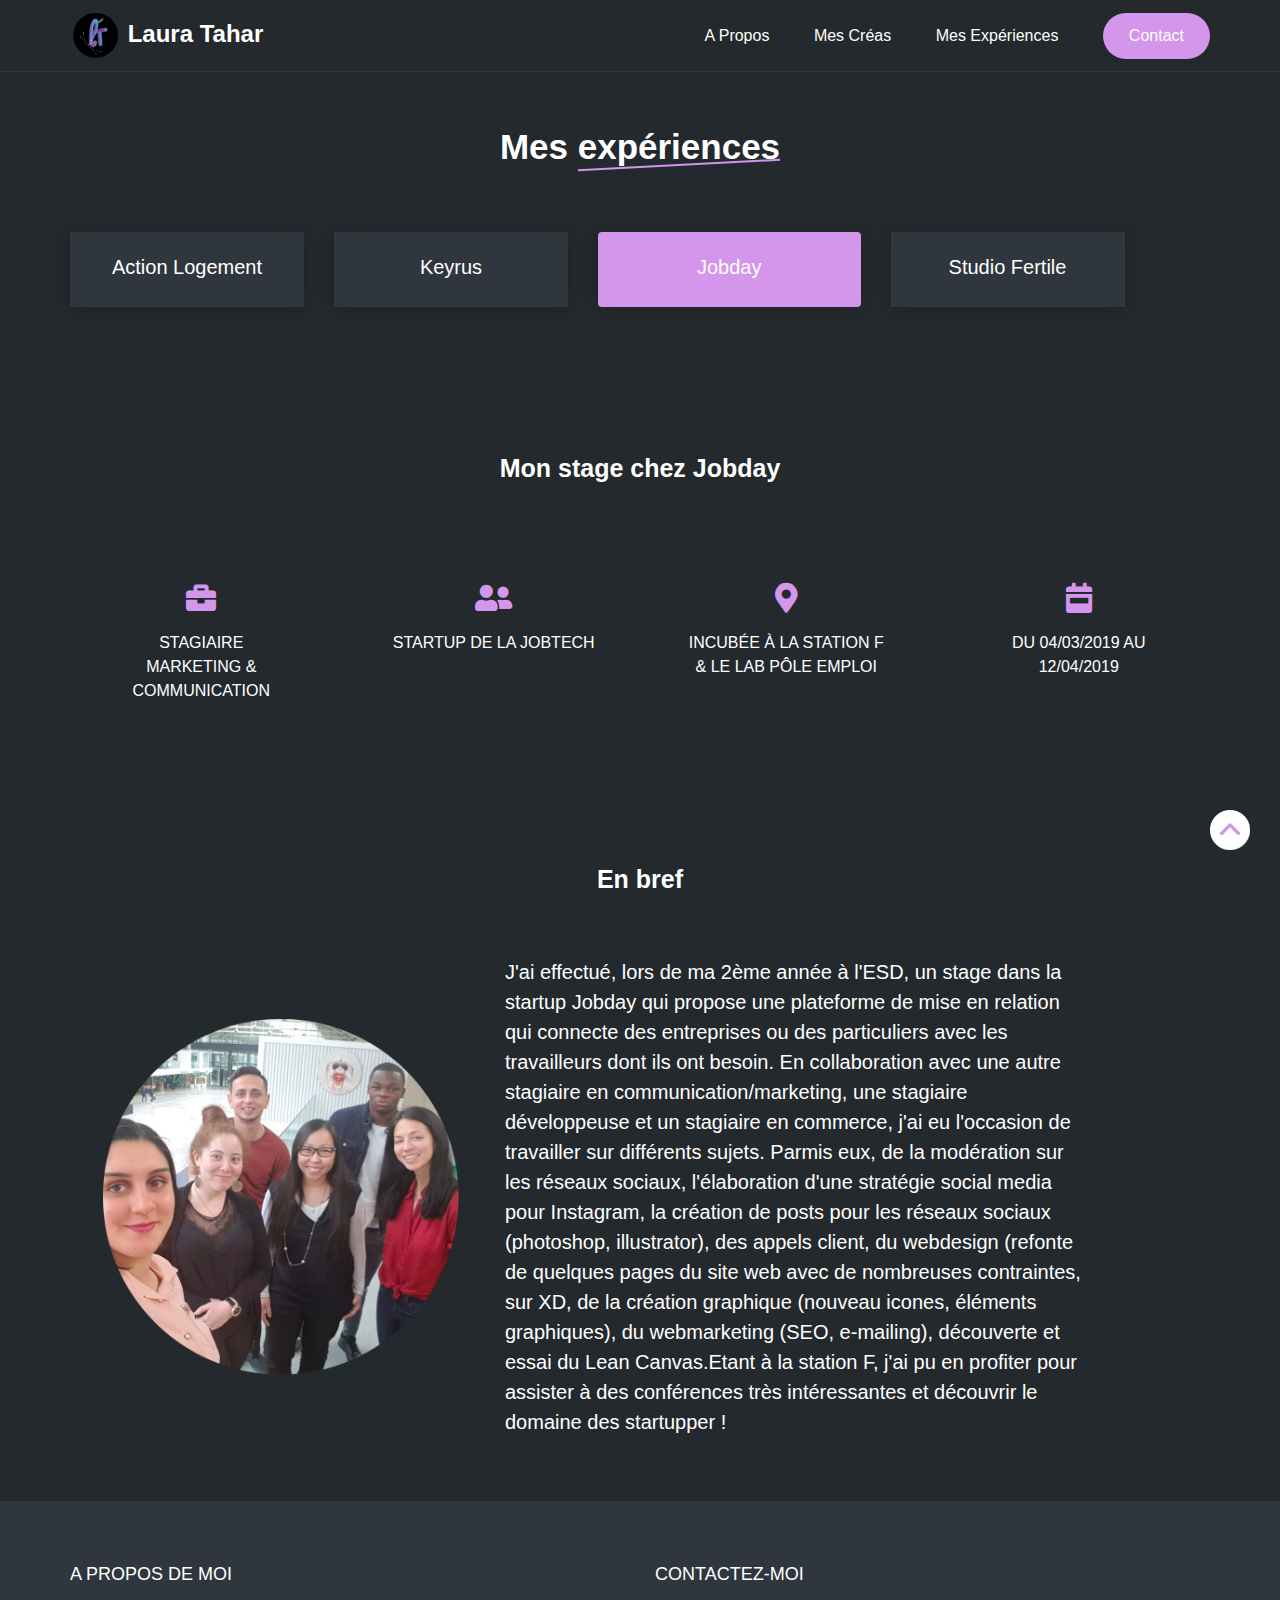
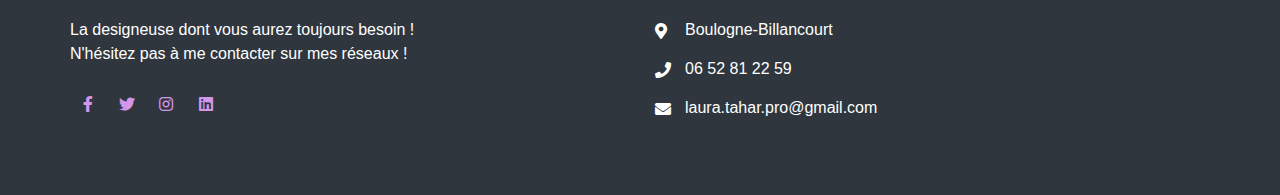
<file: mes_experiences_jobday.html>
<!DOCTYPE html>
<html lang="en">
<head>
    <title>Laura Tahar</title>
    <meta charset="utf-8">
    <meta name="viewport" content="width=device-width, initial-scale=1">
    <link rel="stylesheet" href="css/font-awesome.min.css">
    <link rel="stylesheet" href="css/style.css">
    <link rel="shortcut icon" type="image/png" href="img/portfolio/logo_la.designeuse.png"/>
</head>
<body>

<!-- arrow top start -->
<div id="scroll_to_top">
    <a href="#top"><img src="img/top_blanc.png" alt="Retourner en haut" /></a>
</div>
<!-- arrow top end -->

<!-- header start -->
<header class="header">
    <div class="container">
        <div class="row justify-content-between align-items-center">
            <div class="logo">
                <a href="index.html"><img class="logoimg" src="img/portfolio/logo_la.designeuse.png"> laura tahar</a>
            </div>
            <input type="checkbox" id="nav-check">
            <label for="nav-check" class="nav-toggler">
                <span></span>
            </label>
            <nav class="nav">
                <ul>
                    <li><a href="a_propos.html">A propos</a></li>
                    <li><a href="mes_creas.html">Mes créas</a></li>
                    <li><a href="mes_experiences_actionlogement.html">Mes expériences</a></li>
                    <li class="btn btn-0"><a href="index.html#contact">contact</a></li>
                </ul>
            </nav>
        </div>
    </div>
</header>
<!-- header end -->


<!-- why us section start -->
<section class="why-us-section sec-padding" id="why-us">
    <div class="container">
        <div class="row">
            <div class="section-title">
                <br>
                <br>
                <br>
                <h2>Mes <span>expériences</span></h2>
            </div>
        </div>
        <div class="row">
            <div class="tab-item">
                <h3><a href="mes_experiences_actionlogement.html">Action Logement</a></h3>
            </div>
            <div class="tab-item">
                <h3><a href="mes_experiences_keyrus.html">Keyrus</a></h3>
            </div>
            <div class="tab-item-3">
                <h3>Jobday</h3>
            </div>
            <div class="tab-item">
                <h3><a href="mes_experiences_studiofertile.html">Studio Fertile</a></h3>
            </div>
        </div>
    </div>
</section>
<!-- why us section end --><!-- facts section start -->
<section class="facts-section sec-padding">
    <div class="container">
        <div class="row">
            <div class="section-title">
                <h3><span>Mon stage chez Jobday</h3>
            </div>
        </div>
        <div class="row">
            <div class="facts-items">
            <div class="row">
                <div class="fact-item">
                    <div class="icon">
                        <i class="fas fa-briefcase"></i>
                    </div>
                    <p>Stagiaire <br> Marketing & Communication</p>
                </div>
                <div class="fact-item">
                    <div class="icon">
                        <i class="fas fa-user-friends"></i>
                    </div>
                    <p>Startup de la Jobtech</p>
                </div>
        </div>
    </div>
    <div class="facts-items">
        <div class="row">
            <div class="fact-item">
                <div class="icon">
                    <i class="fas fa-map-marker-alt"></i>
                </div>
                <p>Incubée à la Station F & Le Lab Pôle Emploi</p>
            </div>
            <div class="fact-item">
                <div class="icon">
                    <i class="fas fa-calendar-week"></i>
                </div>
                <p>Du 04/03/2019 au 12/04/2019</p>
            </div>
        </div>
    </div>
</div>
        
</section>
<!-- facts section end -->

<!-- about me section start -->
<section class="fun-facts-section sec-padding">
    <div class="container">
        <div class="row">
            <div class="section-title">
                <h3>En bref</h3>
            </div>
        </div>
        <div class="row">
            <div class="description-about-me-imgg">
                <img src="img/portfolio/jobday.png" alt="jobday">
            </div>
            <div class="description-about-me">
            <div class="row">
                <p>J'ai effectué, lors de ma 2ème année à l'ESD, un stage dans la startup Jobday qui propose une plateforme de mise en relation qui connecte des entreprises ou des particuliers avec les travailleurs dont ils ont besoin. En collaboration avec une autre stagiaire en communication/marketing, une stagiaire développeuse et un stagiaire en commerce, j'ai eu l'occasion de travailler sur différents sujets. Parmis eux, de la modération sur les réseaux sociaux, l'élaboration d'une stratégie social media pour Instagram, la création de posts pour les réseaux sociaux (photoshop, illustrator), des appels client, du webdesign (refonte de quelques pages du site web avec de nombreuses contraintes, sur XD, de la création graphique (nouveau icones, éléments graphiques), du webmarketing (SEO, e-mailing), découverte et essai du Lean Canvas.Etant à la station F, j'ai pu en profiter pour assister à des conférences très intéressantes et découvrir le domaine des startupper !</p>
            </div>   
        </div>
    </div>
</div>
</section>
<!-- about me section end -->


<!-- tab section test start  
<section class="experiences-section sec-padding" id="contact">
<div class="tabs">
    <div class="tab-header">
      <div class="active">Action Logement</div>
      <div>Keyrus</div>
      <div>Jobday</div>
      <div>Studio Fertile</div>
    </div>
    <div class="tab-indicator"></div>
    <div class="tab-body">
      <div class="active">
        <div>
            <div class="container">
                <div class="row">
                    <div class="section-title">
                        <h2>Qui <span>suis-je ?</span></h2>
                    </div>
                </div>
                <div class="row">
                    <div class="description-about-me-img">
                        <img src="img/fun-facts-img.png" alt="fun">
                    </div>
                    <div class="description-about-me">
                    <div class="row">
                        <p>Hello toi, je me présente, Laura Tahar, designeuse de la tête aux pieds.
                            Étudiante à l’ESD, Ecole Supérieure du digital et alternante UI/UX Designer chez Action Logement, je maîtrise l’art de l’UI Design, l’UX Design, de la création print mais aussi du code, de la communication digitale et bien d’autres. (et oui je suis aussi une pâtissière hors pair).
                            Aussi bien curieuse, que passionnée et attentionnée, vous pouvez me confier en toute sérénité la création de votre futur site web, vos affiches, flyers, faire part et plus encore.
                        </p>
                    </div>
                    <br>   
                    <div class="btn-3-center">
                    <a href="#courses" class="btn btn-3">mon histoire</a>
                    <a href="#courses" class="btn btn-3">mes expériences</a>
                </div>
                </div>
            </div>
        </div>
    </div>
    </div>   
      <div>
        <h2>This is about section</h2>
        <p>Lorem ipsum dolor sit amet consectetur adipisicing elit. Modi minus exercitationem vero, id autem fugit assumenda a molestiae numquam at, quisquam cumque. Labore eligendi perspiciatis quia incidunt quaerat ut ducimus?</p>
      </div>
      <div>
        <h2>This is services section</h2>
        <p>Lorem ipsum dolor sit amet consectetur adipisicing elit. Modi minus exercitationem vero, id autem fugit assumenda a molestiae numquam at, quisquam cumque. Labore eligendi perspiciatis quia incidunt quaerat ut ducimus?</p>
      </div>
      <div>
        <h2>This is contact section</h2>
        <p>Lorem ipsum dolor sit amet consectetur adipisicing elit. Modi minus exercitationem vero, id autem fugit assumenda a molestiae numquam at, quisquam cumque. Labore eligendi perspiciatis quia incidunt quaerat ut ducimus?</p>
      </div>
    </div>
  </div>
</section> 

<script>
let tabHeader = document.getElementsByClassName("tab-header")[0];
let tabIndicator = document.getElementsByClassName("tab-indicator")[0];
let tabBody = document.getElementsByClassName("tab-body")[0];
 
let tabsPane = tabHeader.getElementsByTagName("div");
 
for(let i=0;i<tabsPane.length;i++){
  tabsPane[i].addEventListener("click",function(){
    tabHeader.getElementsByClassName("active")[0].classList.remove("active");
    tabsPane[i].classList.add("active");
    tabBody.getElementsByClassName("active")[0].classList.remove("active");
    tabBody.getElementsByTagName("div")[i].classList.add("active");
    
    tabIndicator.style.left = `calc(calc(100% / 4) * ${i})`;
  });
}
</script> tab section test end  -->


<!-- footer start -->
<div class="footer">
    <div class="container">
        <div class="row">
            <div class="footer-item footer-about">
                <h2>A propos de moi</h2>
                <p>La designeuse dont vous aurez toujours besoin !
                </p>
                <p>N'hésitez pas à me contacter sur mes réseaux !
                </p>
                <div class="social-links">
                    <a href="https://www.facebook.com/LTla.designeuse/?ref=py_c " target="_blank"><i class="fab fa-facebook-f"></i></a>
                    <a href="https://twitter.com/la_designeuse"><i class="fab fa-twitter" target="_blank"></i></a>
                    <a href="https://www.instagram.com/la.designeuse/" target="_blank"><i class="fab fa-instagram"></i></a>
                    <a href="https://www.linkedin.com/in/laura-tahar/?originalSubdomain=fr"target="_blank"><i class="fab fa-linkedin"></i></a>
                </div>
            </div>
            <div class="footer-item footer-contact">
                <h2>Contactez-moi</h2>
                <p><i class="fas fa-map-marker-alt"></i>Boulogne-Billancourt</p>
                <p><i class="fas fa-phone"></i>06 52 81 22 59</p>
                <p><i class="fas fa-envelope"></i>laura.tahar.pro@gmail.com</p>
            </div>
        </div>
    </div>
</div>
<!-- footer end -->
</body>
</html>
</file>
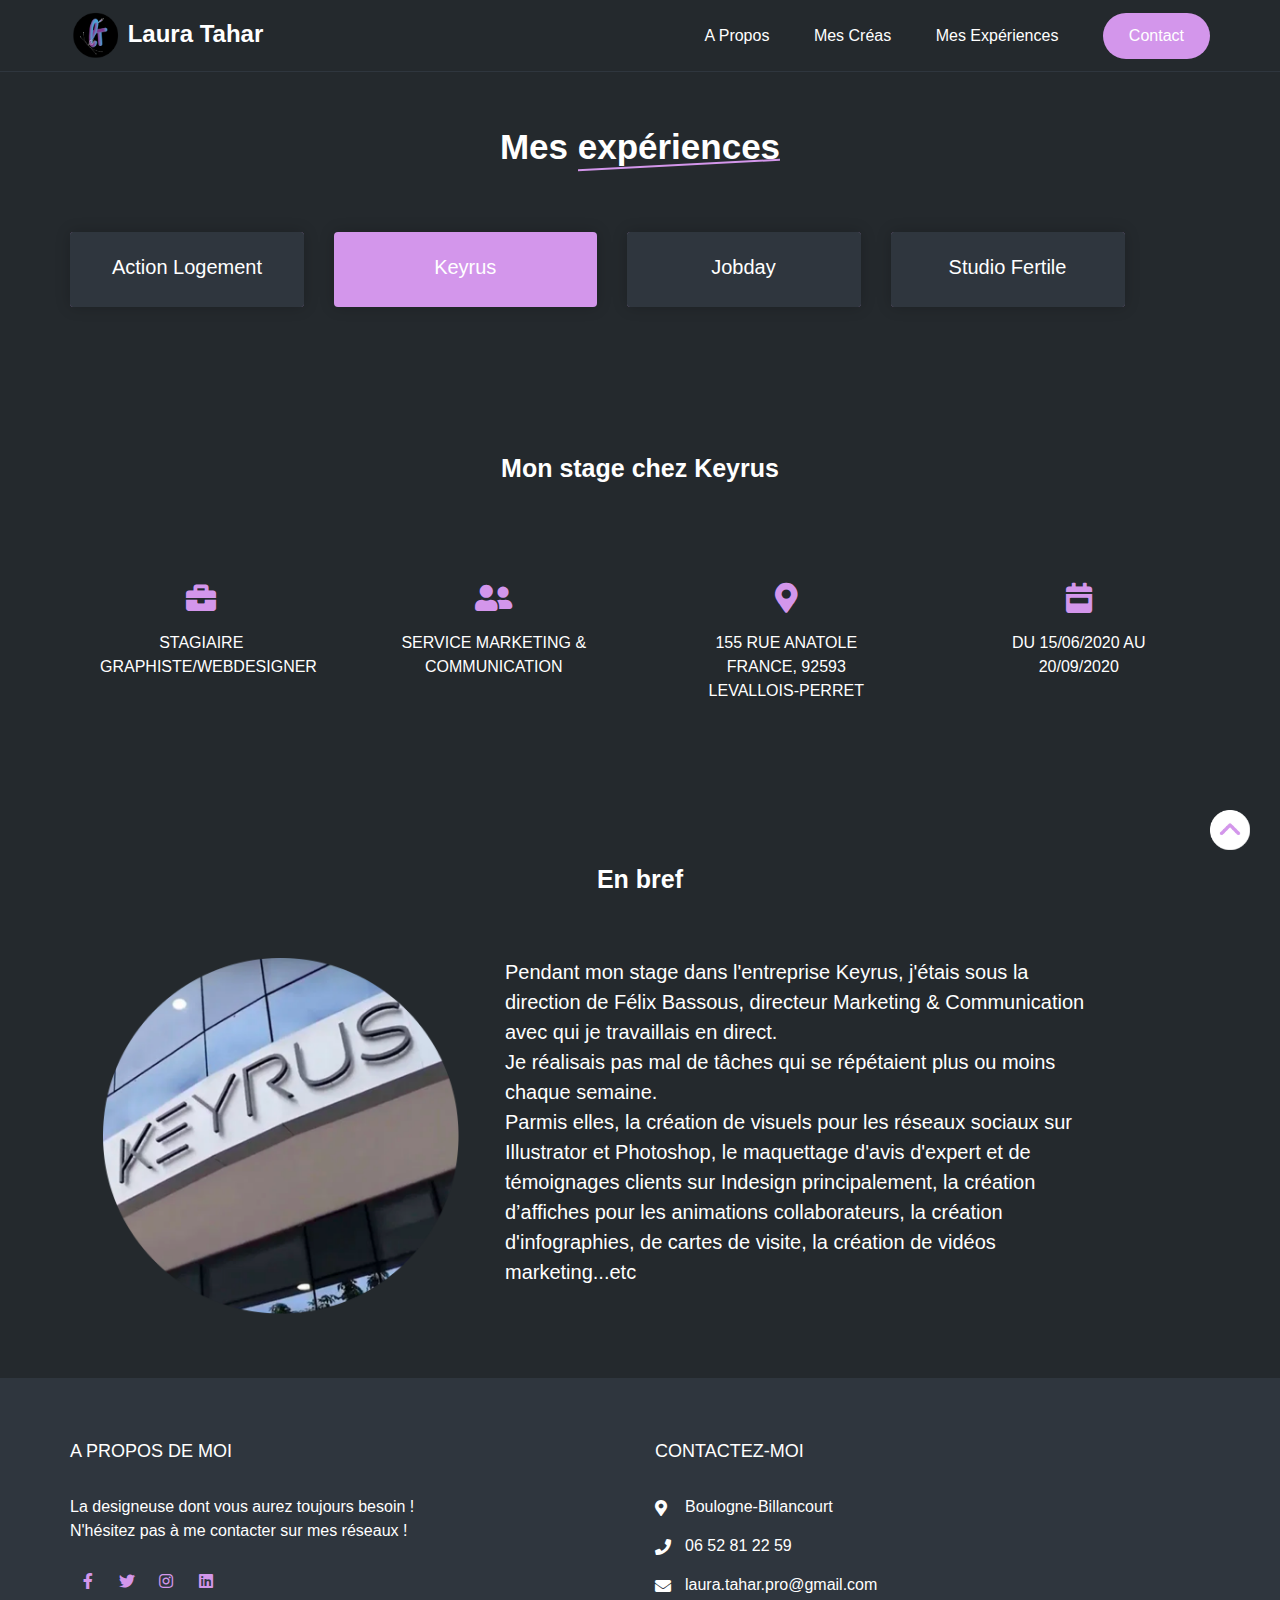
<file: mes_experiences_keyrus.html>
<!DOCTYPE html>
<html lang="en">
<head>
    <title>Laura Tahar</title>
    <meta charset="utf-8">
    <meta name="viewport" content="width=device-width, initial-scale=1">
    <link rel="stylesheet" href="css/font-awesome.min.css">
    <link rel="stylesheet" href="css/style.css">
    <link rel="shortcut icon" type="image/png" href="img/portfolio/logo_la.designeuse.png"/>
</head>
<body>

<!-- arrow top start -->
<div id="scroll_to_top">
    <a href="#top"><img src="img/top_blanc.png" alt="Retourner en haut" /></a>
</div>
<!-- arrow top end -->

<!-- header start -->
<header class="header">
    <div class="container">
        <div class="row justify-content-between align-items-center">
            <div class="logo">
                <a href="index.html"><img class="logoimg" src="img/portfolio/logo_la.designeuse.png"> laura tahar</a>
            </div>
            <input type="checkbox" id="nav-check">
            <label for="nav-check" class="nav-toggler">
                <span></span>
            </label>
            <nav class="nav">
                <ul>
                    <li><a href="a_propos.html">A propos</a></li>
                    <li><a href="mes_creas.html">Mes créas</a></li>
                    <li><a href="mes_experiences_actionlogement.html">Mes expériences</a></li>
                    <li class="btn btn-0"><a href="index.html#contact">contact</a></li>
                </ul>
            </nav>
        </div>
    </div>
</header>
<!-- header end -->


<!-- why us section start -->
<section class="why-us-section sec-padding" id="why-us">
    <div class="container">
        <div class="row">
            <div class="section-title">
                <br>
                <br>
                <br>
                <h2>Mes <span>expériences</span></h2>
            </div>
        </div>
        <div class="row">
            <div class="tab-item">
                <h3><a href="mes_experiences_actionlogement.html">Action Logement</a></h3>
            </div>
            <div class="tab-item-2">
                <h3>Keyrus</h3>
            </div>
            <div class="tab-item">
                <h3><a href="mes_experiences_jobday.html">Jobday</a></h3>
            </div>
            <div class="tab-item">
                <h3><a href="mes_experiences_studiofertile.html">Studio Fertile</a></h3>
            </div>
        </div>
    </div>
</section>
<!-- why us section end -->


<!-- facts section start -->
<section class="facts-section sec-padding">
    <div class="container">
        <div class="row">
            <div class="section-title">
                <h3><span>Mon stage chez Keyrus</h3>
            </div>
        </div>
        <div class="row">
            <div class="facts-items">
            <div class="row">
                <div class="fact-item">
                    <div class="icon">
                        <i class="fas fa-briefcase"></i>
                    </div>
                    <p>Stagiaire <br> Graphiste/Webdesigner</p>
                </div>
                <div class="fact-item">
                    <div class="icon">
                        <i class="fas fa-user-friends"></i>
                    </div>
                    <p>Service Marketing & Communication</p>
                </div>
        </div>
    </div>
    <div class="facts-items">
        <div class="row">
            <div class="fact-item">
                <div class="icon">
                    <i class="fas fa-map-marker-alt"></i>
                </div>
                <p>155 Rue Anatole France, 92593 Levallois-Perret</p>
            </div>
            <div class="fact-item">
                <div class="icon">
                    <i class="fas fa-calendar-week"></i>
                </div>
                <p>Du 15/06/2020 au 20/09/2020</p>
            </div>
        </div>
    </div>
</div>
        
</section>
<!-- facts section end -->

<!-- about me section start -->
<section class="fun-facts-section sec-padding">
    <div class="container">
        <div class="row">
            <div class="section-title">
                <h3>En bref</h3>
            </div>
        </div>
        <div class="row">
            <div class="description-about-me-imgg">
                <img src="img/portfolio/logo_keyrus.png" alt="logo keyrus">
            </div>
            <div class="description-about-me">
            <div class="row">
                <p> Pendant mon stage dans l'entreprise Keyrus, j'étais sous la direction de Félix Bassous, directeur Marketing & Communication avec qui je travaillais en direct. <br> Je réalisais pas mal de tâches qui se répétaient plus ou moins chaque semaine.<br>Parmis elles, la création de visuels pour les réseaux sociaux sur Illustrator et Photoshop, le maquettage d'avis d'expert et de témoignages clients sur Indesign principalement, la création d’affiches pour les animations collaborateurs, la création d'infographies, de cartes de visite, la création de vidéos marketing...etc</p>
            </div>   
        </div>
    </div>
</div>
</section>
<!-- about me section end -->





<!-- tab section test start  
<section class="experiences-section sec-padding" id="contact">
<div class="tabs">
    <div class="tab-header">
      <div class="active">Action Logement</div>
      <div>Keyrus</div>
      <div>Jobday</div>
      <div>Studio Fertile</div>
    </div>
    <div class="tab-indicator"></div>
    <div class="tab-body">
      <div class="active">
        <div>
            <div class="container">
                <div class="row">
                    <div class="section-title">
                        <h2>Qui <span>suis-je ?</span></h2>
                    </div>
                </div>
                <div class="row">
                    <div class="description-about-me-img">
                        <img src="img/fun-facts-img.png" alt="fun">
                    </div>
                    <div class="description-about-me">
                    <div class="row">
                        <p>Hello toi, je me présente, Laura Tahar, designeuse de la tête aux pieds.
                            Étudiante à l’ESD, Ecole Supérieure du digital et alternante UI/UX Designer chez Action Logement, je maîtrise l’art de l’UI Design, l’UX Design, de la création print mais aussi du code, de la communication digitale et bien d’autres. (et oui je suis aussi une pâtissière hors pair).
                            Aussi bien curieuse, que passionnée et attentionnée, vous pouvez me confier en toute sérénité la création de votre futur site web, vos affiches, flyers, faire part et plus encore.
                        </p>
                    </div>
                    <br>   
                    <div class="btn-3-center">
                    <a href="#courses" class="btn btn-3">mon histoire</a>
                    <a href="#courses" class="btn btn-3">mes expériences</a>
                </div>
                </div>
            </div>
        </div>
    </div>
    </div>   
      <div>
        <h2>This is about section</h2>
        <p>Lorem ipsum dolor sit amet consectetur adipisicing elit. Modi minus exercitationem vero, id autem fugit assumenda a molestiae numquam at, quisquam cumque. Labore eligendi perspiciatis quia incidunt quaerat ut ducimus?</p>
      </div>
      <div>
        <h2>This is services section</h2>
        <p>Lorem ipsum dolor sit amet consectetur adipisicing elit. Modi minus exercitationem vero, id autem fugit assumenda a molestiae numquam at, quisquam cumque. Labore eligendi perspiciatis quia incidunt quaerat ut ducimus?</p>
      </div>
      <div>
        <h2>This is contact section</h2>
        <p>Lorem ipsum dolor sit amet consectetur adipisicing elit. Modi minus exercitationem vero, id autem fugit assumenda a molestiae numquam at, quisquam cumque. Labore eligendi perspiciatis quia incidunt quaerat ut ducimus?</p>
      </div>
    </div>
  </div>
</section> 

<script>
let tabHeader = document.getElementsByClassName("tab-header")[0];
let tabIndicator = document.getElementsByClassName("tab-indicator")[0];
let tabBody = document.getElementsByClassName("tab-body")[0];
 
let tabsPane = tabHeader.getElementsByTagName("div");
 
for(let i=0;i<tabsPane.length;i++){
  tabsPane[i].addEventListener("click",function(){
    tabHeader.getElementsByClassName("active")[0].classList.remove("active");
    tabsPane[i].classList.add("active");
    tabBody.getElementsByClassName("active")[0].classList.remove("active");
    tabBody.getElementsByTagName("div")[i].classList.add("active");
    
    tabIndicator.style.left = `calc(calc(100% / 4) * ${i})`;
  });
}
</script> tab section test end  -->


<!-- footer start -->
<div class="footer">
    <div class="container">
        <div class="row">
            <div class="footer-item footer-about">
                <h2>A propos de moi</h2>
                <p>La designeuse dont vous aurez toujours besoin !
                </p>
                <p>N'hésitez pas à me contacter sur mes réseaux !
                </p>
                <div class="social-links">
                    <a href="https://www.facebook.com/LTla.designeuse/?ref=py_c " target="_blank"><i class="fab fa-facebook-f"></i></a>
                    <a href="https://twitter.com/la_designeuse"><i class="fab fa-twitter" target="_blank"></i></a>
                    <a href="https://www.instagram.com/la.designeuse/" target="_blank"><i class="fab fa-instagram"></i></a>
                    <a href="https://www.linkedin.com/in/laura-tahar/?originalSubdomain=fr"target="_blank"><i class="fab fa-linkedin"></i></a>
                </div>
            </div>
            <div class="footer-item footer-contact">
                <h2>Contactez-moi</h2>
                <p><i class="fas fa-map-marker-alt"></i>Boulogne-Billancourt</p>
                <p><i class="fas fa-phone"></i>06 52 81 22 59</p>
                <p><i class="fas fa-envelope"></i>laura.tahar.pro@gmail.com</p>
            </div>
        </div>
    </div>
</div>
<!-- footer end -->
</body>
</html>
</file>
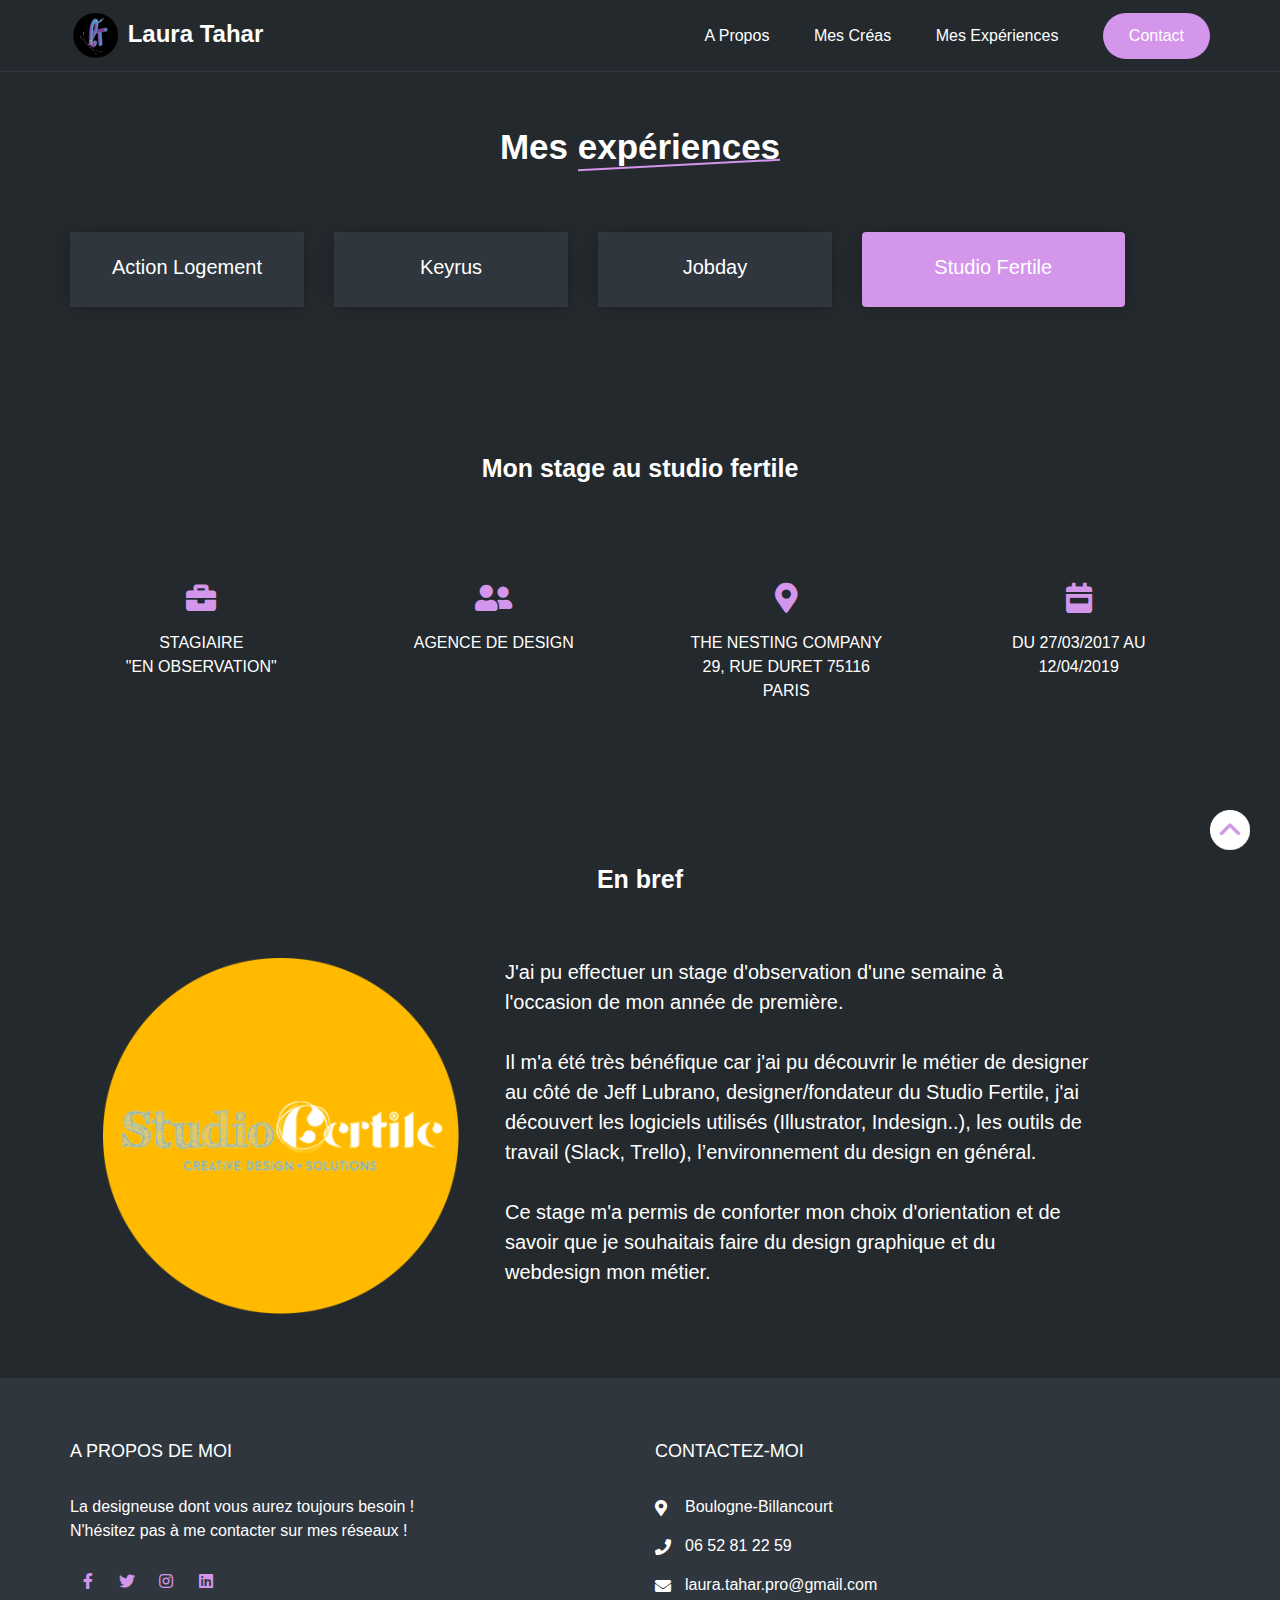
<file: mes_experiences_studiofertile.html>
<!DOCTYPE html>
<html lang="en">
<head>
    <title>Laura Tahar</title>
    <meta charset="utf-8">
    <meta name="viewport" content="width=device-width, initial-scale=1">
    <link rel="stylesheet" href="css/font-awesome.min.css">
    <link rel="stylesheet" href="css/style.css">
    <link rel="shortcut icon" type="image/png" href="img/portfolio/logo_la.designeuse.png"/>
</head>
<body>

<!-- arrow top start -->
<div id="scroll_to_top">
    <a href="#top"><img src="img/top_blanc.png" alt="Retourner en haut" /></a>
</div>
<!-- arrow top end -->

<!-- header start -->
<header class="header">
    <div class="container">
        <div class="row justify-content-between align-items-center">
            <div class="logo">
                <a href="index.html"><img class="logoimg" src="img/portfolio/logo_la.designeuse.png"> laura tahar</a>
            </div>
            <input type="checkbox" id="nav-check">
            <label for="nav-check" class="nav-toggler">
                <span></span>
            </label>
            <nav class="nav">
                <ul>
                    <li><a href="a_propos.html">A propos</a></li>
                    <li><a href="mes_creas.html">Mes créas</a></li>
                    <li><a href="mes_experiences_actionlogement.html">Mes expériences</a></li>
                    <li class="btn btn-0"><a href="index.html#contact">contact</a></li>
                </ul>
            </nav>
        </div>
    </div>
</header>
<!-- header end -->


<!-- why us section start -->
<section class="why-us-section sec-padding" id="why-us">
    <div class="container">
        <div class="row">
            <div class="section-title">
                <br>
                <br>
                <br>
                <h2>Mes <span>expériences</span></h2>
            </div>
        </div>
        <div class="row">
            <div class="tab-item">
                <h3><a href="mes_experiences_actionlogement.html">Action Logement</a></h3>
            </div>
            <div class="tab-item">
                <h3><a href="mes_experiences_keyrus.html">Keyrus</a></h3>
            </div>
            <div class="tab-item">
                <h3><a href="mes_experiences_jobday.html">Jobday</a></h3>
            </div>
            <div class="tab-item-4">
                <h3>Studio Fertile</h3>
            </div>
        </div>
    </div>
</section>
<!-- why us section end -->

<!-- facts section start -->
<section class="facts-section sec-padding">
    <div class="container">
        <div class="row">
            <div class="section-title">
                <h3><span>Mon stage au studio fertile</h3>
            </div>
        </div>
        <div class="row">
            <div class="facts-items">
            <div class="row">
                <div class="fact-item">
                    <div class="icon">
                        <i class="fas fa-briefcase"></i>
                    </div>
                    <p>Stagiaire <br>"en observation"</p>
                </div>
                <div class="fact-item">
                    <div class="icon">
                        <i class="fas fa-user-friends"></i>
                    </div>
                    <p>Agence de design</p>
                </div>
        </div>
    </div>
    <div class="facts-items">
        <div class="row">
            <div class="fact-item">
                <div class="icon">
                    <i class="fas fa-map-marker-alt"></i>
                </div>
                <p> The Nesting Company
                    29, rue Duret
                    75116 Paris</p>
            </div>
            <div class="fact-item">
                <div class="icon">
                    <i class="fas fa-calendar-week"></i>
                </div>
                <p>Du 27/03/2017 au 12/04/2019</p>
            </div>
        </div>
    </div>
</div>
        
</section>
<!-- facts section end -->

<!-- about me section start -->
<section class="fun-facts-section sec-padding">
    <div class="container">
        <div class="row">
            <div class="section-title">
                <h3>En bref</h3>
            </div>
        </div>
        <div class="row">
            <div class="description-about-me-imgg">
                <img src="img/portfolio/studio_fertile.png" alt="logo studio fertile">
            </div>
            <div class="description-about-me">
            <div class="row">
                <p>J'ai pu effectuer un stage d'observation d'une semaine à l'occasion de mon année de première.
                    <br><br>Il m'a été très bénéfique car j'ai pu découvrir le métier de designer au côté de Jeff Lubrano, designer/fondateur du Studio Fertile, j'ai découvert les logiciels utilisés (Illustrator, Indesign..), les outils de travail (Slack, Trello), l’environnement du design en général.
                    <br><br>Ce stage m'a permis de conforter mon choix d'orientation et de savoir que je souhaitais faire du design graphique et du webdesign mon métier. </p>
            </div>   
        </div>
    </div>
</div>
</section>
<!-- about me section end -->





<!-- tab section test start  
<section class="experiences-section sec-padding" id="contact">
<div class="tabs">
    <div class="tab-header">
      <div class="active">Action Logement</div>
      <div>Keyrus</div>
      <div>Jobday</div>
      <div>Studio Fertile</div>
    </div>
    <div class="tab-indicator"></div>
    <div class="tab-body">
      <div class="active">
        <div>
            <div class="container">
                <div class="row">
                    <div class="section-title">
                        <h2>Qui <span>suis-je ?</span></h2>
                    </div>
                </div>
                <div class="row">
                    <div class="description-about-me-img">
                        <img src="img/fun-facts-img.png" alt="fun">
                    </div>
                    <div class="description-about-me">
                    <div class="row">
                        <p>Hello toi, je me présente, Laura Tahar, designeuse de la tête aux pieds.
                            Étudiante à l’ESD, Ecole Supérieure du digital et alternante UI/UX Designer chez Action Logement, je maîtrise l’art de l’UI Design, l’UX Design, de la création print mais aussi du code, de la communication digitale et bien d’autres. (et oui je suis aussi une pâtissière hors pair).
                            Aussi bien curieuse, que passionnée et attentionnée, vous pouvez me confier en toute sérénité la création de votre futur site web, vos affiches, flyers, faire part et plus encore.
                        </p>
                    </div>
                    <br>   
                    <div class="btn-3-center">
                    <a href="#courses" class="btn btn-3">mon histoire</a>
                    <a href="#courses" class="btn btn-3">mes expériences</a>
                </div>
                </div>
            </div>
        </div>
    </div>
    </div>   
      <div>
        <h2>This is about section</h2>
        <p>Lorem ipsum dolor sit amet consectetur adipisicing elit. Modi minus exercitationem vero, id autem fugit assumenda a molestiae numquam at, quisquam cumque. Labore eligendi perspiciatis quia incidunt quaerat ut ducimus?</p>
      </div>
      <div>
        <h2>This is services section</h2>
        <p>Lorem ipsum dolor sit amet consectetur adipisicing elit. Modi minus exercitationem vero, id autem fugit assumenda a molestiae numquam at, quisquam cumque. Labore eligendi perspiciatis quia incidunt quaerat ut ducimus?</p>
      </div>
      <div>
        <h2>This is contact section</h2>
        <p>Lorem ipsum dolor sit amet consectetur adipisicing elit. Modi minus exercitationem vero, id autem fugit assumenda a molestiae numquam at, quisquam cumque. Labore eligendi perspiciatis quia incidunt quaerat ut ducimus?</p>
      </div>
    </div>
  </div>
</section> 

<script>
let tabHeader = document.getElementsByClassName("tab-header")[0];
let tabIndicator = document.getElementsByClassName("tab-indicator")[0];
let tabBody = document.getElementsByClassName("tab-body")[0];
 
let tabsPane = tabHeader.getElementsByTagName("div");
 
for(let i=0;i<tabsPane.length;i++){
  tabsPane[i].addEventListener("click",function(){
    tabHeader.getElementsByClassName("active")[0].classList.remove("active");
    tabsPane[i].classList.add("active");
    tabBody.getElementsByClassName("active")[0].classList.remove("active");
    tabBody.getElementsByTagName("div")[i].classList.add("active");
    
    tabIndicator.style.left = `calc(calc(100% / 4) * ${i})`;
  });
}
</script> tab section test end  -->


<!-- footer start -->
<div class="footer">
    <div class="container">
        <div class="row">
            <div class="footer-item footer-about">
                <h2>A propos de moi</h2>
                <p>La designeuse dont vous aurez toujours besoin !
                </p>
                <p>N'hésitez pas à me contacter sur mes réseaux !
                </p>
                <div class="social-links">
                    <a href="https://www.facebook.com/LTla.designeuse/?ref=py_c " target="_blank"><i class="fab fa-facebook-f"></i></a>
                    <a href="https://twitter.com/la_designeuse"><i class="fab fa-twitter" target="_blank"></i></a>
                    <a href="https://www.instagram.com/la.designeuse/" target="_blank"><i class="fab fa-instagram"></i></a>
                    <a href="https://www.linkedin.com/in/laura-tahar/?originalSubdomain=fr"target="_blank"><i class="fab fa-linkedin"></i></a>
                </div>
            </div>
            <div class="footer-item footer-contact">
                <h2>Contactez-moi</h2>
                <p><i class="fas fa-map-marker-alt"></i>Boulogne-Billancourt</p>
                <p><i class="fas fa-phone"></i>06 52 81 22 59</p>
                <p><i class="fas fa-envelope"></i>laura.tahar.pro@gmail.com</p>
            </div>
        </div>
    </div>
</div>
<!-- footer end -->
</body>
</html>
</file>
<file: css/style.css>
/* fonts */
@import url('https://fonts.googleapis.com/css2?family=Poppins:wght@300;400;500;600;700&display=swap');

/* global style */
:root{
    --main-color:#d396eb;
    --color-1:#a94fc0;
    --color-2:#852878;
    --dark-800:#24292d;
    --dark-700:#2f363e;
    --white-900:#ffffff; 
    --white-800:#rgba(255,255,255,0.8);
    --blue-al:#003F7A;
    --pink-al:#E41D4B; 
    --shadow:0 0 15px rgba(0,0,0,0.2);
    scroll-behavior: smooth;

}
body{
    font-family: 'Poppins', sans-serif;
    font-size: 16px;
    line-height: 1.5;
    font-weight: 300;
    overflow-x: hidden;
    background-color: var(--dark-800);
}
*{
    margin: 0;
    padding: 0;
    box-sizing: border-box;
    outline: none;
}
::before,
::after{
    box-sizing: border-box;
}
ul{
    list-style: none;
}
a{
    text-decoration: none;
}
img{
    vertical-align:  middle;
    max-width: 100%;
}
.container {
    max-width: 1170px;
    margin: auto;
}

.row{
    display: flex;
    flex-wrap: wrap;
}
.justify-content-between{
    justify-content: space-between;
}
.align-items-center{
    align-items: center;
}
.align-content-center{
    align-content: center;
}
.h-100{
    min-height: 100vh;
}
.btn{
    display: inline-block;
    padding:10px 30px;
    border-radius: 30px;
    text-transform: capitalize;
    font-weight: 500;
    border:1px solid transparent;
    transition:all 0.3s ease;
    font-size: 16px;
    cursor: pointer;
    font-family: inherit;
}
.btn-1{
    background-color: var(--main-color);
    color:var(--white-900);
}
.btn-0{
    background-color: var(--main-color);
    color:var(--white-900);
    padding-right: 25px;
    padding-left: 25px;
    padding-top: 0px;
    padding-bottom: 0px;
}
.btn-3{
    background-color: var(--main-color);
    color:var(--white-900);
    margin: 3%;
}
.btn-3-center{
    text-align: center;
}
.btn-4{
    background-color: var(--main-color);
    color:var(--white-900);
    margin-top: 3%;
}
.btn-5{
    background-color: var(--main-color);
    color:var(--white-900);
    margin-right: auto;
    margin-left: auto;
}
.btn-6{
    background-color: var(--main-color);
    color:var(--white-900);

}

.crea a{
margin-right: auto;
margin-left: auto;

}

.btn-6:hover,
.btn-5:hover,
.btn-4:hover,
.btn-3:hover,
.btn-0:hover,
.btn-1:hover{
    background-color: transparent;
    border-color: var(--main-color);
    color:var(--main-color);
}
@keyframes spin01{
    0%{
        transform: rotate(0deg);
    }
    100%{
        transform: rotate(360deg);
    }
}
@keyframes zoomOutIn01{
    0%,100%{
        transform: scale(1);
    }
    50%{
        transform: scale(0.9);
    }
}
.sec-padding{
    /* padding:80px 0;*/
    padding-top: 2%;
    padding-bottom: 2%;
}
.section-title{
    width: 100%;
    padding:0 15px;
    margin-bottom:5%;
    margin-top: 2%;
}


.section-title h2{
    text-align: center;
    text-transform: none;
    font-size: 35px;
    color: var(--white-900);
    font-weight: 600;
}
.section-title h3{
    text-align: center;
    text-transform: none;
    font-size: 25px;
    color: var(--white-900);
    font-weight: 600;
}
.values-section h2{
    text-align: center;
    text-transform: none;
    font-size: 25px;
    color: var(--white-900);
    font-weight: 400;
}
.section-title h2 span{
    position:relative;
}


.section-title h2 span::after{
    content: '';
    position: absolute;
    left: 0;
    bottom:0;
    width: 100%;
    height: 2px;
    background-color: var(--main-color);
    transform: skewY(-3deg);
}
p{
    font-size: 16px;
    color: var(--white-900);
}
.form-control{
    height: 45px;
    width: 100%;
    display: block;
    margin-bottom: 30px;
    padding:0 15px;
    border-radius: 30px ;
    background-color: var(--dark-800);
    border: 1px solid transparent;
    font-size: 16px;
    font-family: inherit;
    color: var(--white-900);
    font-weight: 300;
    transition: all 0.5s ease;
}
.form-control::placeholder{
    color: var(--white-800);
}
.form-control:focus{
    border-color: var(--main-color);
}
/* header */
.header{
    background-color: var(--dark-800);
    padding:10px 0;
    position: fixed;
    left: 0;
    top: 0;
    width: 100%;
    z-index:99;
    border-bottom: 1px solid var(--dark-700);
}
.header .logo{
    padding:0 15px;
    width: 20%;
}
.logoimg{
    width: 25%;
}
.header .logo a{
    font-size: 24px;
    color: var(--white-900);
    text-transform: capitalize;
    font-weight: 600;
}

.header #nav-check{
    position: absolute;
    pointer-events: none;
    opacity:0 ;
}
.header #nav-check:focus ~ .nav-toggler{
    box-shadow: 0 0 10px var(--main-color);
}
.header .nav-toggler{
    height: 34px;
    width: 44px;
    border: 1px solid var(--main-color);
    border-radius: 4px;
    cursor: pointer;
    display: none;
    align-items: center;
    justify-content: center;
}
.header .nav-toggler span{
    display: block;
    width: 20px;
    height: 2px;
    background-color: var(--main-color);
    position: relative;
}
.header #nav-check:checked ~ .nav-toggler span{
    background-color: transparent;
}
.header .nav-toggler span::before,
.header .nav-toggler span::after{
    content: '';
    position: absolute;
    left: 0;
    top: 0;
    height: 100%;    
    width: 100%;
    background-color: var(--main-color);
}
.header .nav-toggler span::before{
    transform: translateY(-6px);
}
.header #nav-check:checked ~ .nav-toggler span::before{
    transform: rotate(45deg);
}
.header .nav-toggler span::after{
    transform: translateY(6px);
}
.header #nav-check:checked ~ .nav-toggler span::after{
    transform: rotate(-45deg);
}
.header .nav{
    padding:0 15px;
}
.header .nav ul li{
    display: inline-block ;
    margin-left:40px;
}
.header .nav ul li a{
    font-size: 16px;
    color: var(--white-900);
    display: block;
    padding:10px 0;
    text-transform: capitalize;
    transition:all 0.5s ease;
}
.header .nav ul li a:hover{
    color:var(--main-color);
}

/* home section */
.home-section{
    background-color: var(--dark-800);
    overflow: hidden;
}
.home-section .h-100{
    padding:120px 0;
}

.home-text,
.home-img{
    width: 50%;
    padding:0 15px ;
}
.home-text h1{
    font-size: 50px;
    color: var(--main-color);
    text-transform:uppercase;
    line-height: 1.2;
}
.home-text h1 span{
    color:var(--color-2);
    position: relative;
    z-index:1;
}
.home-text h1 span::after{
    content: '';
    position: absolute;
    left:0;
    width: 100%;
    height: 2px;
    bottom: 15px;
    background-color: var(--white-900);
    transform: skewY(-3deg);
    z-index:-1;
}
.home-text h2{
    font-size: 24px;
    font-weight: 300;
    color:var(--white-900);
    margin:15px 0 40px;
}
.home-img-inner{
    max-width: 400px;
    margin: auto;
    position:relative;
}
.home-img-inner img{
    width: 100%;
    animation: zoomOutIn01 7s linear infinite;
}
.home-course{ 
    position: absolute;
    left:0;
    top:0;
    width: 100%;
    height: 100%;
    z-index: 1;
    animation: spin01 30s linear infinite;
}
.home-course-item{
    position: absolute;
    height: 80px;
    width: 80px;
    border-radius: 50%;
    display: flex;
    align-items: center;
    justify-content: center;
    text-transform: uppercase;
    font-size: 16px;
    color: var(--white-900);
}
.home-course-item:nth-child(1){
    left: -40px;
    top:calc(50% - 40px);
    background-color: var(--color-1);
}
.home-course-item:nth-child(2){
    right: -40px;
    top:calc(50% - 40px);
    background-color: var(--color-2);
}
.home-course-item:nth-child(3){
    top:-40px;
    left: calc(50% - 40px);
    background-color: var(--main-color);
}
.home-course-item:nth-child(4){
    bottom:-40px;
    left: calc(50% - 40px);
    background-color: var(--dark-700);
}

/* why us section */
.why-us-section{
    background-color: var(--dark-800);
    padding-bottom: 50px;
}

.why-us-item{
    width: calc((100% / 3) - 30px);
    margin:0 15px 30px; 
    padding: 30px;
    border-radius: 4px;
    overflow: hidden;
    position: relative;
    z-index: 1;
    box-shadow: var(--shadow );
}

.why-us-item::before,
.why-us-item::after{
     content: '';
     position: absolute;
     left:0;
     top:0 ;
     width: 100%;
     height: 100%;
     background-color: var(--dark-700);
     z-index: -1;
     transition: all 0.5s ease;
}

.why-us-item:hover::before{
    transform: scale(1,0)
}

.why-us-item:hover::after{
    transform: scale(0,2)
}

.why-us-item:nth-child(1){
    background-color: var(--color-1);
}

.why-us-item:nth-child(2){
    background-color: var(--color-2);
}

.why-us-item:nth-child(3){
    background-color: var(--main-color);
}

.why-us-item .icon{
    font-size: 30px;
    color:var(--main-color);
    margin:0 0 10px;
    transition: all 0.5s ease;
}

.why-us-item:hover .icon{
    color:var(--white-900);
}

.why-us-item h3{
    color:var(--white-900);
    font-size: 20px;
    font-weight: 500;
    text-transform: capitalize;
    margin:0 0 10px;
}
.logo_extras{
    width: 20%;
}

/* enterprise section */
.enterprise-section{
    background-color: var(--dark-800);
    padding-bottom: 50px;
}
.enterprise-item{
    width: calc((100% / 4) - 30px);
    margin:0 15px 30px; 
    padding: 30px;
    border-radius: 4px;
    overflow: hidden;
    position: relative;
    z-index: 1;
    box-shadow: var(--shadow );
}

.enterprise-item .icon{
    font-size: 30px;
    color:var(--blue-al);
    margin:0 0 10px;
    transition: all 0.5s ease;
}

.enterprise-item:hover .icon{
    color:var(--pink-al);
}

.enterprise-item p{
    color:var(--dark-800);
}
.enterprise-item:nth-child(1),
.enterprise-item:nth-child(2),
.enterprise-item:nth-child(3),
.enterprise-item:nth-child(4){
    background-color: var(--white-900);
}


/* tab section */
.tab-item-1,
.tab-item-2,
.tab-item-3,
.tab-item-4,
.tab-item{
    width: calc((100% / 4) - 30px);
    margin:0 15px 30px; 
    padding-top: 20px;
    padding-bottom: 15px;
    border-radius: 4px;
    overflow: hidden;
    position: relative;
    z-index: 1;
    box-shadow: var(--shadow );
    text-align: center;
}

.tab-item::before,
.tab-item::after{
     content: '';
     position: absolute;
     left:0;
     top:0 ;
     width: 100%;
     height: 100%;
     background-color: var(--dark-700);
     z-index: -1;
     transition: all 0.5s ease;
}
.tab-item:hover::before{
    transform: scale(1,0)
}
.tab-item:hover::after{
    transform: scale(0,2)
}


.tab-item-1,
.tab-item-2,
.tab-item-3,
.tab-item-4{
    background-color: var(--main-color);
    }
.tab-item:nth-child(1){
    background-color: var(--main-color);
}
.tab-item:nth-child(2){
    background-color: var(--main-color);
}    .tab-item:nth-child(2){
    background-color: var(--main-color);
}
.tab-item:nth-child(3){
    background-color: var(--main-color);
}
.tab-item:nth-child(4){
    background-color: var(--main-color);
}

.tab-item-1 h3,
.tab-item-2 h3,
.tab-item-3 h3,
.tab-item-4 h3,
.tab-item h3,
.tab-item h3 a{
    color:var(--white-900);
    font-size: 20px;
    font-weight: 500;
    text-transform: capitalize;
    margin:0 0 10px;
}

/* services section */

.services-section,
.missions-pop-up-section{
    background-color: var(--dark-800);
}

.icon_presta{
    color: white;
    font-size: 30px;
}
.description-about-me2-img,
.description-about-me-imgg,
.description-about-me-img {
    display: flex;
    justify-content: center;
    align-items: center;
    padding:0 15px ;
}
.description-about-me2-img img,
.description-about-me-img img{
max-width: 420px;
width: 100%;
animation: zoomOutIn01 7s linear infinite ;
}

.description-about-me-imgg img{
max-width: 420px;
width: 85%;
animation: zoomOutIn01 7s linear infinite ;
}

.description-about-me3 p,
.description-about-me p{
    font-size: 20px;
}
.description-about-me3-thanks p{
    font-size: 18px;
}
.description-about-me2 p{
    font-size: 18px;
}

.description-about-me3 h3,
.description-about-me h3{
    font-size: 20px;
    color: var(--white-900);
    margin-bottom: 2%;
}
.description-about-me3-thanks h3{
    font-size: 18px;
    color: var(--white-900);
    margin-bottom: 2%;
}
.description-about-me2 h3{
    font-size: 20px;
    color: var(--white-900);
    margin-bottom: 2%;
}

.description-about-me2,
.description-about-me,
.description-about-me2-img,
.description-about-me-img,
.services-items,
.missions-items{
    width: 50%;
}
.description-about-me3-thanks,
.description-about-me3{
    width: 100%;
}

.service-item,
.mission-item{
    width: calc(50% - 30px);
    margin: 0 15px 30px;
    padding: 30px;
    text-align: center;
    border-radius: 4px;
}

.service-item:nth-child(1){
    background-color: var(--color-1);
}
.service-item:nth-child(2){
    background-color: var(--color-2);
}
.service-item:nth-child(3){
    background-color: var(--main-color);
}
.service-item:nth-child(4){
    background-color: var(--dark-700);
}
.mission-item{
    background-color: var(--dark-700);
}    

.service-item h3{
font-size: 35px;
color: var(--white-900);
text-transform: capitalize;
margin:0 0 5px;
}
.service-item p{
    text-transform: uppercase;
    color: var(--white-900);
}
.service-price p{
    text-align: center;
    font-size: 20px;
}
.service-price{
    text-align: center;
    font-size: 20px;
}

.service-price2{
    text-align: center;
    font-size: 20px;
    margin-top: -100px;
    margin-bottom: 70px;
}

/* facts & values section */
.values-section,
.facts-section{
    background-color: var(--dark-800);
}
.values-items,
.facts-items{
    width: 50%;
}
.value-item,
.fact-item{
    width: calc(50% - 30px);
    margin: 0 15px 15px;
    padding: 30px;
    text-align: center;
    border-radius: 4px;
}
.value-item h3,
.fact-item h3{
    font-size: 35px;
    color: var(--white-900);
    text-transform: capitalize;
    margin:0 0 5px;
}
.value-item p{
    text-transform: uppercase;
    color: var(--white-900);
    font-weight: 500;
}
.fact-item p{
    text-transform: uppercase;
    color: var(--white-900);
}

.fact-item .icon{
    font-size: 30px;
    color:var(--main-color);
    margin:0 0 10px;
    transition: all 0.5s ease;
}
.fact-item:hover .icon{
    color:var(--white-900);
}

/* reviews-section */
.reviews-section{
    background-color: var(--dark-800); 
    padding-bottom: 50px;
}
.review-item{
    width: 50%;
    padding:0 15px;
    margin-bottom: 30px;
}
.review-item img{
    max-width: 100px;
    border:5px solid var(--dark-700);
    border-radius:50%;
    margin-bottom: 15px;
    transition: all 0.5s ease;
}
.review-item:hover img{
    transform: translateX(30px) rotate(30deg);
    box-shadow: var(--shadow);
}
.review-item p{
    font-size: 20px;
    color: var(--white-900);
    margin:0 0 15px;
}
.review-item p i{
    font-size: 8px;
}
.review-item i{
    font-size: 8px;
    color: var(--white-900);
}
.review-item p .fa-quote-left{
    margin-right: 10px;
}
.review-item p .fa-quote-right{
    margin-left: 10px;
}
.review-item h3{
    font-size: 16px;
    color: var(--main-color);
    font-weight: 500;
    margin:0 0 5px;
    text-transform: capitalize;
}
.review-item span{
    display: block;
    font-size: 16px;
    color:var(--white-900);
}

/* Lire plus */
.more p.hidetext{
    display: none
  }
  .more a.hidebutton span.moins{
    display: none;
  }
  .more.read p.hidetext{
    display: block; 
  }
  .more.read a.hidebutton span.moins{
    display: block;
  }
  .more.read a.hidebutton span.plus{
    display: none;
  }

.plus {
    font-weight: bold;
    text-decoration: underline;
    text-align: right;
    margin-right: 5%;
}
.moins {
    font-weight: 200;
    text-decoration: underline;
    text-align: right;
    margin-right: 5%;
}
  
/* contact-section */
.experiences-section,
.contact-section{
    background-color: var(--dark-800);
}
.contact-img{
    display: flex;
    align-items: center;
    justify-content: center;
}
.contact-img img{
    max-width: 420px;
    width: 100%;
    animation: zoomOutIn01 7s linear infinite;
}
.contact-img,
.contact-form{
    width: 50%;
    padding:0 15px;
}
.contact-form form{
    width: 100%;
    max-width: 400px;
    background-color: var(--dark-700);
    padding: 30px;
    border-radius: 4px;
    box-shadow: var(--shadow);
    margin:auto;
}
.contact-form textarea.form-control{
    height: 120px;
    resize: none;
    padding-top: 15px;
}
.contact-form .btn{
    height: 45px;
    width: 100%;
}

/* footer */
.footer{
    background-color: var(--dark-700);
    padding:60px 0;
    color:var(--white-900);
}
.footer-item{
    width: 50%;
    padding:0 15px;
}
.footer-item h2{
    color: var(--white-900);
    font-weight: 500;
    font-size: 18px;
    text-transform: uppercase;
    margin:0 0 30px;
}
.footer-about .social-links{
    margin-top:20px;
}
.footer-about .social-links a{
    display: inline-block;
    border:1px solid transparent;
    height: 35px;
    width: 35px;
    color: var(--main-color);
    line-height: 35px;
    text-align: center;
    font-size: 16px;
    transition: all 0.5s ease;
    border-radius: 50%;
}
.footer-about .social-links a:hover{
    border-color:var(--main-color);
}

.footer-contact p{
    margin:0 0 15px;
    position: relative;
    padding-left:30px;
}
.footer-contact p i{
    position: absolute;
    left:0;
    top:5px;
}

.link-email{
    color: var(--white-900);
}


/* button top */

#scroll_to_top {
    position: fixed;
    z-index: 2;
    width: 40px;
    height: 40px;
    bottom: 50px;
    right: 30px;
  }
  #scroll_to_top img {
    width: 50px;
  }
      


/* mission test start */
@import url(https://fonts.googleapis.com/css?family=Roboto:400,500);
@import url(https://maxcdn.bootstrapcdn.com/font-awesome/4.5.0/css/font-awesome.min.css);
*, *:before, *:after {
  box-sizing: border-box;
}

.missions-section{
    background-color: var(--dark-800);
    padding-bottom: 50px;
    height: 100%;
    margin-right: 8%;
    margin-left: 8%;
    margin-bottom: 8%;
}
.fun-facts-section2{
    background-color: var(--dark-800);
    padding-top: 6%;
}
.results-section{
    background-color: var(--dark-800);
    padding-bottom: 10%;
    height: 100%;
    margin-right: 8%;
    margin-left: 8%;
    margin-top: 0%;
}
.crea {
    margin-top: -12%;
    margin-bottom: 10%;
    }

html, body {
  height: 100%;
}

body {
  font-family: 'Roboto', sans-serif;
  font-size: 1rem;
  line-height: 1.5;
}
.mission {
    margin-left: auto;
    margin-right: auto;
    font-size: 20px;
}
.slider__contents{
    margin-top: -0.8%;
    }

.slider {
  height: 100%;
  position: relative;
  overflow: hidden;
  display: -webkit-box;
  display: -webkit-flex;
  display: -ms-flexbox;
  display: flex;
  -webkit-flex-flow: row nowrap;
      -ms-flex-flow: row nowrap;
          flex-flow: row nowrap;
  -webkit-box-align: end;
  -webkit-align-items: flex-end;
      -ms-flex-align: end;
          align-items: flex-end;
  -webkit-box-pack: center;
  -webkit-justify-content: center;
      -ms-flex-pack: center;
          justify-content: center;
}
.slider__nav {
  width: 12px;
  height: 12px;
  margin: 10rem 12px;
  border-radius: 50%;
  z-index: 10;
  outline: 6px solid #ccc;
  outline-offset: -6px;
  box-shadow: 0 0 0 0 #333, 0 0 0 0 rgba(51, 51, 51, 0);
  cursor: pointer;
  -webkit-appearance: none;
     -moz-appearance: none;
          appearance: none;
  -webkit-backface-visibility: hidden;
          backface-visibility: hidden;
}
.slider__nav2 {
    width: 12px;
    height: 12px;
    margin: 16rem 12px;
    border-radius: 50%;
    z-index: 10;
    outline: 6px solid #ccc;
    outline-offset: -6px;
    box-shadow: 0 0 0 0 #333, 0 0 0 0 rgba(51, 51, 51, 0);
    cursor: pointer;
    -webkit-appearance: none;
       -moz-appearance: none;
            appearance: none;
    -webkit-backface-visibility: hidden;
            backface-visibility: hidden;
  }
.slider__nav:checked {
  -webkit-animation: check 0.4s linear forwards;
          animation: check 0.4s linear forwards;
}
.slider__nav:checked:nth-of-type(1) ~ .slider__inner {
  left: 0%;
}
.slider__nav:checked:nth-of-type(2) ~ .slider__inner {
  left: -100%;
}
.slider__nav:checked:nth-of-type(3) ~ .slider__inner {
  left: -200%;
}
.slider__nav:checked:nth-of-type(4) ~ .slider__inner {
  left: -300%;
}
.slider__nav:checked:nth-of-type(5) ~ .slider__inner {
  left: -400%;
}
.slider__nav:checked:nth-of-type(6) ~ .slider__inner {
  left: -500%;
}
.slider__nav:checked:nth-of-type(7) ~ .slider__inner {
    left: -600%;
  }
.slider__nav:checked:nth-of-type(8) ~ .slider__inner {
    left: -700%;
}
.slider__inner {
  position: absolute;
  top: 0;
  left: 0;
  width: 800%;
  height: 100%;
  -webkit-transition: left 0.4s;
  transition: left 0.4s;
  display: -webkit-box;
  display: -webkit-flex;
  display: -ms-flexbox;
  display: flex;
  -webkit-flex-flow: row nowrap;
      -ms-flex-flow: row nowrap;
          flex-flow: row nowrap;
}
.slider__nav2:checked {
    -webkit-animation: check 0.4s linear forwards;
            animation: check 0.4s linear forwards;
  }
.slider__nav2:checked:nth-of-type(1) ~ .slider__inner2 {
    left: 0%;
  }
  .slider__nav2:checked:nth-of-type(2) ~ .slider__inner2 {
    left: -100%;
  }
  .slider__nav2:checked:nth-of-type(3) ~ .slider__inner2 {
    left: -200%;
  }
  .slider__nav2:checked:nth-of-type(4) ~ .slider__inner2 {
    left: -300%;
  }
  .slider__nav2:checked:nth-of-type(5) ~ .slider__inner2 {
    left: -400%;
  }
  .slider__nav2:checked:nth-of-type(6) ~ .slider__inner2 {
    left: -500%;
  }

.slider__inner2 {
    position: absolute;
    top: 0;
    left: 0;
    width: 600%;
    height: 100%;
    -webkit-transition: left 0.4s;
    transition: left 0.4s;
    display: -webkit-box;
    display: -webkit-flex;
    display: -ms-flexbox;
    display: flex;
    -webkit-flex-flow: row nowrap;
        -ms-flex-flow: row nowrap;
            flex-flow: row nowrap;
  }
.slider__contents {
  height: 100%;
  padding: 2rem;
  text-align: left;
  display: -webkit-box;
  display: -webkit-flex;
  display: -ms-flexbox;
  display: flex;
  -webkit-box-flex: 1;
  -webkit-flex: 1;
      -ms-flex: 1;
          flex: 1;
  -webkit-flex-flow: column nowrap;
      -ms-flex-flow: column nowrap;
          flex-flow: column nowrap;
  -webkit-box-align: center;
  -webkit-align-items: center;
      -ms-flex-align: center;
          align-items: center;
  -webkit-box-pack: center;
  -webkit-justify-content: center;
      -ms-flex-pack: center;
          justify-content: center;
}
.slider__contents2 {
    height: 50%;
    padding: 2rem;
    text-align: left;
    display: -webkit-box;
    display: -webkit-flex;
    display: -ms-flexbox;
    display: flex;
    -webkit-box-flex: 1;
    -webkit-flex: 1;
        -ms-flex: 1;
            flex: 1;
    -webkit-flex-flow: column nowrap;
        -ms-flex-flow: column nowrap;
            flex-flow: column nowrap;
    -webkit-box-align: center;
    -webkit-align-items: center;
        -ms-flex-align: center;
            align-items: center;
    -webkit-box-pack: center;
    -webkit-justify-content: center;
        -ms-flex-pack: center;
            justify-content: center;
  }


@-webkit-keyframes check {
  50% {
    outline-color: #333;
    box-shadow: 0 0 0 12px #333, 0 0 0 36px rgba(51, 51, 51, 0.2);
  }
  100% {
    outline-color: #333;
    box-shadow: 0 0 0 0 #333, 0 0 0 0 rgba(51, 51, 51, 0);
  }
}

@keyframes check {
  50% {
    outline-color: #333;
    box-shadow: 0 0 0 12px #333, 0 0 0 36px rgba(51, 51, 51, 0.2);
  }
  100% {
    outline-color: #333;
    box-shadow: 0 0 0 0 #333, 0 0 0 0 rgba(51, 51, 51, 0);
  }
}

.linkcontact{
    color: white;
    text-decoration: underline var(--color-1);
}
.linkinsta{
    color:var(--main-color);
}
.linkcelije{
    color:var(--main-color);
    font-weight:normal;
}
.linkkeyrus{
    color:var(--color-1);
    font-weight:normal;
}


/* courses section */
.courses-section{
    background-color: var(--dark-800);
    padding-bottom: 0%;
}
.course-item{
    width: calc(20% - 30px);
    margin:0 15px 30px;
}
.course-img{
    border-radius: 4px;
    overflow: hidden;
    position: relative ;
    transition: all 0.5s ease;
}
.course-item:hover .course-img{
    transform: scale(0.9);
    box-shadow: var(--shadow);
}
.course-img img{
    width: 100%; 
}
.course-img .course-price{
    position: absolute;
    top: 10px;
    left: 10px;
    background-color: var(--dark-800);
    color: var(--main-color);
    font-weight: 500;
    font-size: 16px;
    padding:5px 10px;
    border-radius: 4px;
}
.course-info{
    padding: 15px  0;
}

.course-info h3{
    font-size: 20px;
    font-weight: 400;
    text-transform: capitalize;
    color:var(--white-900);
    margin:10px 0 0;
}

/* experience-review section */
.experience-review-section{
    background-color: var(--dark-800);
    padding-bottom: 50px;
}

.experience-review-item{
    width: calc((100% / 3) - 30px);
    margin:0 15px 30px; 
    padding: 30px;
    border-radius: 4px;
    overflow: hidden;
    position: relative;
    z-index: 1;
    box-shadow: var(--shadow );
}

.experience-review-item::before,
.experience-review-item::after{
     content: '';
     position: absolute;
     left:0;
     top:0 ;
     width: 100%;
     height: 100%;
     background-color: var(--dark-700);
     z-index: -1;
     transition: all 0.5s ease;
}

.experience-review-item:hover::before{
    transform: scale(1,0)
}

.experience-review-item:hover::after{
    transform: scale(0,2)
}

.experience-review-item:nth-child(1){
    background-color: var(--color-1);
}

.experience-review-item:nth-child(2){
    background-color: var(--color-2);
}

.experience-review-item:nth-child(3){
    background-color: var(--main-color);
}


.experience-review-item h3{
    color:var(--white-900);
    font-size: 20px;
    font-weight: 500;
    text-transform: capitalize;
    margin:0 0 10px;
}


/* galery start */

@import url('https://fonts.googleapis.com/css2?family=Poppins:wght@200;300;400;500;600;700&display=swap');

::selection{
  color: #fff;
  background: var(--main-color);
}

.wrapper{
  margin: 100px auto;
  max-width: 1100px;
}
.wrapper nav{
  display: flex;
  justify-content: center;
  margin-top: 100px;
}
.wrapper .items{
  display: flex;
  max-width: 80%;
  width: 100%;
  justify-content: space-between;
}
.items span{
  padding: 7px 25px;
  font-size: 18px;
  font-weight: 500;
  cursor: pointer;
  color: var(--main-color);
  border-radius: 50px;
  border: 2px solid var(--main-color);
  transition: all 0.3s ease;
}
.items span.active,
.items span:hover{
  color: #fff;
  background: var(--main-color);
}

.gallery{
  display: flex;
  flex-wrap: wrap;
  margin-top: 30px;
}
.gallery .image{
  width: calc(100% / 4);
  padding: 7px;
}
.gallery .video{
    width: calc(100% / 4);
    padding: 7px;
  }
.gallery .image span{
  display: flex;
  width: 100%;
  overflow: hidden;
}
.gallery .video span{
    display: flex;
    width: 100%;
    overflow: hidden;
  }
.gallery .image img{
  width: 100%;
  vertical-align: middle;
  transition: all 0.3s ease;
  border-radius: 4px;
}
.gallery .video video{
    width: 100%;
    vertical-align: middle;
    transition: all 0.3s ease;
    border-radius: 4px;
  }
.gallery .image:hover img{
  transform: scale(1.1);
}
.gallery .video:hover img{
    transform: scale(1.1);
  }
.gallery .image.hide{
  display: none;
}
.gallery .video.hide{
    display: none;
  }
.gallery .image.show{
  animation: animate 0.4s ease;
}
.gallery .video.show{
    animation: animate 0.4s ease;
  }
@keyframes animate {
  0%{
    transform: scale(0.5);
  }
  100%{
    transform: scale(1);
  }
}

.preview-box{
  position: fixed;
  top: 50%;
  left: 50%;
  transform: translate(-50%, -50%) scale(0.9);
  background: #fff;
  max-width: 700px;
  width: 100%;
  height: 80%;
  z-index: 5;
  opacity: 0;
  pointer-events: none;
  border-radius: 3px;
  padding: 0 5px 5px 5px;
  box-shadow: 0px 0px 15px rgba(0,0,0,0.2);
}
.preview-box.show{
  opacity: 1;
  pointer-events: auto;
  transform: translate(-50%, -50%) scale(1);
  transition: all 0.3s ease;
}
.preview-box .details{
  padding: 13px 15px 13px 10px;
  display: flex;
  align-items: center;
  justify-content: space-between;
}

.details .title{
  display: flex;
  font-size: 18px;
  font-weight: 400;
}
.details .title p{
  font-weight: 500;
  margin-left: 5px;
}
.details .icon{
  color: var(--main-color);
  font-style: 22px;
  cursor: pointer;
}
.preview-box .image-box{
  width: 100%;
  display: flex;
}
.preview-box .video-box{
    width: 100%;
    display: flex;
  }
.image-box img{
  width: 70%;
  height: auto;
  border-radius: 0 0 3px 3px;
  margin-left: auto;
  margin-right: auto;
}
.video-box img{
    width: 70%;
    height: auto;
    border-radius: 0 0 3px 3px;
    margin-left: auto;
    margin-right: auto;
  }
.shadow{
  position: fixed;
  left: 0;
  top: 0;
  height: 100%;
  width: 100%;
  z-index: 2;
  display: none;
  background: rgba(0,0,0,0.4);
}
.shadow.show{
  display: block;
}

@media (max-width: 1000px) {
  .gallery .image{
    width: calc(100% / 3);
  }
  .gallery .video{
    width: calc(100% / 3);
  }
  .wrapper{
      padding-left: 5%;
      padding-right: 5%;
  }
  .wrapper .items{
    display: flex;
    max-width: 95%;
    justify-content: space-between;
  }
  nav .items span{
    margin: 1%;
  }
}
@media (max-width: 800px) {
  .gallery .image{
    width: calc(100% / 2);
  }
  .gallery .video{
    width: calc(100% / 2);
  }
  .wrapper{
    padding-left: 5%;
    padding-right: 5%;
}
.wrapper nav .items{
    width: 90%;
    flex-wrap: wrap;
    justify-content: center;
  }
  nav .items span{
    margin: 10px;
  }
}
@media (max-width: 700px) {
  .wrapper nav .items{
    max-width: 600px;
  }
  nav .items span{
    padding: 7px 15px;
  }
}
@media (max-width: 600px) {
  .wrapper{
    margin: 30px auto;
  }
  .wrapper nav .items{
    flex-wrap: wrap;
    justify-content: center;
  }
  nav .items span{
    margin: 5px;
  }
  .gallery .image{
    width: 100%;
  }
  .gallery .video{
    width: 100%;
  }
}



/* The Modal (background) */
.modal {
    display: none; /* Hidden by default */
    position: fixed; /* Stay in place */
    z-index: 1; /* Sit on top */
    padding-top: 100px; /* Location of the box */
    left: 0;
    top: 0;
    width: 100%; /* Full width */
    height: 100%; /* Full height */
    overflow: auto; /* Enable scroll if needed */
    background-color: var(--dark-700);
    background-color: #2f363eaf; /* Black w/ opacity */
  }
  
  /* Modal Content */
  .modal-content {
    background-color: var(--dark-700);
    margin: auto;
    padding: 20px;
    border: 1px solid rgb(255, 255, 255);
    border-radius: 4px;
    width: 80%;
  }
  .modal-content h3{
      color: var(--white-900);
      margin-bottom: 1%;
  }
  
  /* The Close Button */
  .close,
  .close2,
  .close3,
  .close4,
  .close5,
  .close6,
  .close7,
  .close8,
  .close9,
  .close10,
  .close11,
  .close12,
  .close13,
  .close14{
    color: var(--white-900);
    float: right;
    font-size: 28px;
    font-weight: bold;
  }
  
  .close:hover,
  .close:focus,
  .close2:hover,
  .close2:focus,
  .close3:hover,
  .close3:focus,
  .close4:hover,
  .close4:focus,
  .close5:hover,
  .close5:focus,
  .close6:hover,
  .close6:focus,
  .close7:hover,
  .close7:focus,
  .close8:hover,
  .close8:focus,
  .close9:hover,
  .close9:focus,
  .close10:hover,
  .close10:focus,
  .close11:hover,
  .close11:focus,
  .close12:hover,
  .close12:focus,
  .close13:hover,
  .close13:focus,
  .close14:hover,
  .close14:focus{
    color: var(--main-color);
    text-decoration: none;
    cursor: pointer;
  }

  .btn_modal{
    background: none;
    display: inline-block;
    padding:5px 15px;
    border-radius: 30px;
    text-transform: capitalize;
    font-weight: 500;
    border:1px solid var(--white-900);
    transition:all 0.3s ease;
    font-size: 12px;
    cursor: pointer;
    font-family: inherit;
    color: var(--white-900);
    margin-top: 5%;
  }








  
    
  


/* mission test start 
.carousel-section{
    background-color: var(--dark-800);
    padding: 10%;
    
}



body,
button,
input,
select,
optgroup,
textarea {
    color: #3d4852;
    font-size: 1rem;
    line-height: 1.6;
}

h1 {
    font-size: 2rem;
    margin: 2rem auto 1rem;
    line-height: 1;
}

h2 {
    font-size: 1.25rem;
    margin-top: 0;
}

a {
    color: inherit;
    transition: 0.25s all ease-in-out;
}

a:visited {
    color: #3d4852;
}

a:hover,
a:focus,
a:active {
    background-color: #3d4852;
    color: white;
}

a:focus {
    outline: thin solid #3d4852;
}

a:hover,
a:active {
    outline: 0;
}

a.button {
    align-items: center;
    background-color: #3d4852;
    border: 1px solid #3d4852;
    border-radius: 4px;
    color: white;
    cursor: pointer;
    display: inline-flex;
    padding: 0.25rem 0.75rem;
    text-decoration: none;
    transition: all 0.25s ease-in-out;
}

a.button:hover,
a.button:focus {
    background-color: #58636F;
    box-shadow: 0 0 2px 2px #bac6d3;
}

a.button:focus {
    outline: 1px solid #3d4852;
}

a.button:visited {
    color: #fff;
}

ul {
    margin: 0 0 1.5rem;
    padding: 0;
}

li {
    display: inline-block;
}

svg {
    fill: currentColor;
    width: 1.5rem;
    height: 1.5rem;
}

img {
    height: auto;
    margin-bottom: .5rem;
    max-width: calc(100% + 2rem);
    position: relative;
    left: -1rem;
    right: -1rem;
}

p {
    margin: 0 0 .5rem;
}

main {
    padding: 1rem 2rem;
    margin: auto;
}

header {
    padding: 1rem 2rem;
    text-align: center;
}

.card {
    border: 1px solid #bac6d3;
    border-radius: 8px;
    padding: 1rem;
}

Carousel styles

.carousel-items {
    display: flex;
    overflow-x: scroll;
    padding: 1rem 0;
    scroll-snap-type: x mandatory;
}

.carousel-item {
    flex: 1 0 250px;
    margin-left: 1rem;
    scroll-snap-align: start;
}

::-webkit-scrollbar-track {
    background-color: #F5F5F5;
}

::-webkit-scrollbar {
    height: 6px;
    background-color: #F5F5F5;
}

::-webkit-scrollbar-thumb {
    background-color: #3d4852;
    border-radius: 3px;
}


Breakpoints

@media screen and (min-width: 576px) {
    .carousel-item {
        flex-basis: 300px;
    }
}

@media screen and (min-width: 992px) {

    body,
    button,
    input,
    select,
    optgroup,
    textarea {
        font-size: 1.125rem;
    }

    h1 {
        font-size: 2.75rem;
    }

    .carousel-item {
        flex-basis: 325px;
    }
}

@media screen and (min-width: 1280px) {
    h1 {
        font-size: 4rem;
    }

    .carousel-item {
        flex-basis: 450px;
    }
}

@media screen and (min-width: 1600px) {

    body,
    button,
    input,
    select,
    optgroup,
    textarea {
        font-size: 1.25rem;
    }
}
*/




/* tab section test

  .tabs {
    position:absolute;
    top:50%;
    left:50%;
    transform:translate(-50%,-50%);
    width:80%;
    height:100%;
    padding:20px 30px;
    overflow:hidden;
    margin-top: 100px;
    background-color: var(--dark-800);

  }
  .tabs .tab-header {
    height:60px;
    display:flex;
    align-items:center;
  }
  .tabs .tab-header > div {
    width:calc(100% / 4);
    text-align:center;
    color:#888;
    font-weight:600;
    cursor:pointer;
    font-size:14px;
    text-transform:uppercase;
    outline:none;
  }
  .tabs .tab-header > div > i {
    display:block;
    margin-bottom:5px;
  }
  .tabs .tab-header > div.active {
    color:#00acee;
  }
  .tabs .tab-indicator {
    position:relative;
    width:calc(100% / 4);
    height:5px;
    background:#00acee;
    left:0px;
    border-radius:5px;
    transition:all 500ms ease-in-out;
  }
  .tabs .tab-body {
    position:relative;
    height:calc(100% - 60px);
    padding:10px 5px;
  }
  .tabs .tab-body > div {
    position:absolute;
    top:-200%;
    opacity:0;
    transform:scale(0.9);
    transition:opacity 500ms ease-in-out 0ms,
      transform 500ms ease-in-out 0ms;
  }
  .tabs .tab-body > div.active {
    top:0px;
    opacity:1;
    transform:scale(1);
  }

*/
/* responsive */
@media(max-width:1239px){
    .results-section{
        margin-top: 0%;
    } 
}
@media(max-width:1033px){
    .header .logo{
        padding:0 15px;
        width: 30%;
    }
    .logoimg{
        width: 25%;
    }
}
@media(max-width:991px){
    .header .nav-toggler{
        display: flex;
        margin-right:15px;
    }
    .header .nav{
        width: 100%;
        position: absolute;
        background-color: var(--dark-700);
        top:100%;
        left:0;
        visibility: hidden;
        opacity:0;
    }
    .header #nav-check:checked ~ .nav{
        visibility: visible;
        opacity: 1;
    }
    .header .nav ul li{
        margin:0;
        display: block;
    }
    .btn-0{
        background-color: var(--dark-700);
        color:var(--white-900);
        padding-right: 0px;
        padding-left: 0px;
        padding-top: 0px;
        padding-bottom: 0px;
    }
    .btn-0:hover{
    background-color: transparent;
    border-color: transparent;
}
    .home-text h1{
        font-size: 40px;   
    }
    .home-text h1 span::after{
        bottom: 10px;
    }
    .home-text h2{
        font-size: 20px;
    }
    .home-img{
        margin-top: 60px;
    }
    .tab-item{
        width: calc(50% - 30%);
   }
   .course-item,
   .why-us-item{
        width: calc(50% - 30px);
   }

    .footer-item{
        width: 50%;
    }
    .footer-item{
        margin-bottom: 30px;
    }
    .results-section{
        margin-top: 0%;
    } 
    .description-about-me3-thanks h3,
    .description-about-me3-thanks p{
        font-size: 16px;
      }
    .description-about-me{
        padding-right: 5%;
    }
    .description-about-me h3,
    .description-about-me p{
        font-size: 18px;
      }
    .description-about-me2 h3,
    .description-about-me2 p{
        font-size: 16px;
    }
    .description-about-me3 h3,
    .description-about-me3 p{
        font-size: 18px;
    }
    .slider__nav {
        margin: 0rem 12px;
      }
      .slider__inner {
        height: 150%;
      }

    .crea a{
        margin-top: 12%;
        }

}
@media(max-width:767px){
    .contact-img, .contact-form,
    .description-about-me3-thanks,
    .description-about-me2,
    .description-about-me3,
    .description-about-me,
    .description-about-me-img,
    .description-about-me2-img,
    .services-items,
    .missions-items,
    .home-text, .home-img{
        width: 100%;
    }

    .slider__nav2 {
        margin: 5rem 12px;
      }
      .slider__inner2 {
        height: 160%;
      }
      .description-about-me3-thanks h3,
    .description-about-me3 h3{
        font-size: 18px;
      }
      .description-about-me3-thanks p,
      .description-about-me3 p{
        font-size: 18px;
      }
    .contact-form, .description-about-me3,.description-about-me3-thanks,
    .description-about-me,
    .missions-items,
    .services-items{
        margin-top: 50px;
    }
    .description-about-me2-img{
        padding-top: 30%;
        padding-bottom: 2%;
        }
    
    .home-text h1{
        font-size: 35px;   
    }
    .home-text h1 span::after{
        bottom: 6px;
    }
    .home-text h2{
        font-size: 18px;   
    }
    .section-title h2{
        font-size: 30px;   
    }
    .section-title h3{
        font-size: 28px;   
    }

    .sec-padding{
        padding: 70px 0;
    }
    .description-about-me{
        padding-right: 5%;
        padding-left: 5%;
    }
    .results-section{
        margin-top: 0%;

    }
    .slider__nav2 {
        margin: 11rem 12px;
      }
      .slider__inner2 {
        height: 140%;
      }

      .missions-section{
          height: 160%;
      }
      .slider__nav {
        margin: 14rem 12px;
      }
      .slider__inner {
        height: 10%;
      }
      .slider__contents {
        margin-top:6%;
      }

    } 
    .tab-item{
        width: calc(50% - 30%);
   }
   .crea {
    margin-top: -30%;
    margin-bottom: 10%;
}
   .sec-padding{
    /* padding:80px 0;*/
    padding-top: 2%;
    padding-bottom: 5%;
}

@media(max-width:690px){
    .header .logo{
        padding:0 15px;
        width: 40%;
    }
    .logoimg{
        width: 20%;
    }
}
@media(max-width:575px){

  
    .value-item,
    .fact-item,
    .enterprise-item,
    .course-item,
    .why-us-item,
    .experience-review-item,
    .fun-facts-item{
        width: calc(100% - 30px );
   }
   
   .tab-item-1,
   .tab-item-2,
   .tab-item-3,
   .tab-item-4,
   .tab-item{
    width: calc(100% - 30%);
        margin-left: auto;
        margin-right: auto;
}
   .footer-item,
   .review-item{
       width: 100%;
   }
   .description-about-me2-img{
    padding-top: 60%;
    padding-bottom: 10%;
    }
   .review-item{
       text-align: center;
   }
   .slider__nav2 {
    margin: 25rem 12px;
  }
  .slider__inner2 {
    height: 150%;
  }
  .slider__contents2 {
    margin-top:-70px;
  }
  .footer{
      margin-top: 15%;
  }
  .results-section{
    height: 140%;
}    
.description-about-me3-thanks h3{
    font-size: 16px;
  }
.description-about-me3-thanks p {
    font-size: 16px;
  }
  .results-section{
    margin-top: -5%;
} 
.missions-section{
          height: 210%;
      }
      .slider__nav {
        margin: 38rem 12px;
      }
      .slider__inner {
        height: 15%;
      }
      .slider__contents {
        margin-top:6%;
      }
      .crea {
          margin-top: -70%;
      }
      .sec-padding{
        /* padding:80px 0;*/
        padding-top: 2%;
        padding-bottom: 5%;
    }
    .header .logo{
        padding:0 15px;
        width: 70%;
    }
    .logoimg{
        width: 15%;
    }
}

@media(max-width:375px){

   .slider__nav2 {
    margin: 32rem 12px;
  }
  .slider__inner2 {
    height: 140%;
  }
  .slider__contents2 {
    margin-top:-70px;
  }
  .footer{
      margin-top: 15%;
  }
  .results-section{
    height: 180%;
}    

  .results-section{
    margin-top: -55%;
} 
.missions-section{
          height: 210%;
      }
      .slider__nav {
        margin: 30rem 12px;
      }
      .slider__inner {
        height: 45%;
      }
      .slider__contents {
        margin-top:6%;
      }
      .crea {
          margin-top: -110%;
      }
      .sec-padding{
        /* padding:80px 0;*/
        padding-top: 1.5%;
        padding-bottom: 4%;
    }
    
}
</file>
